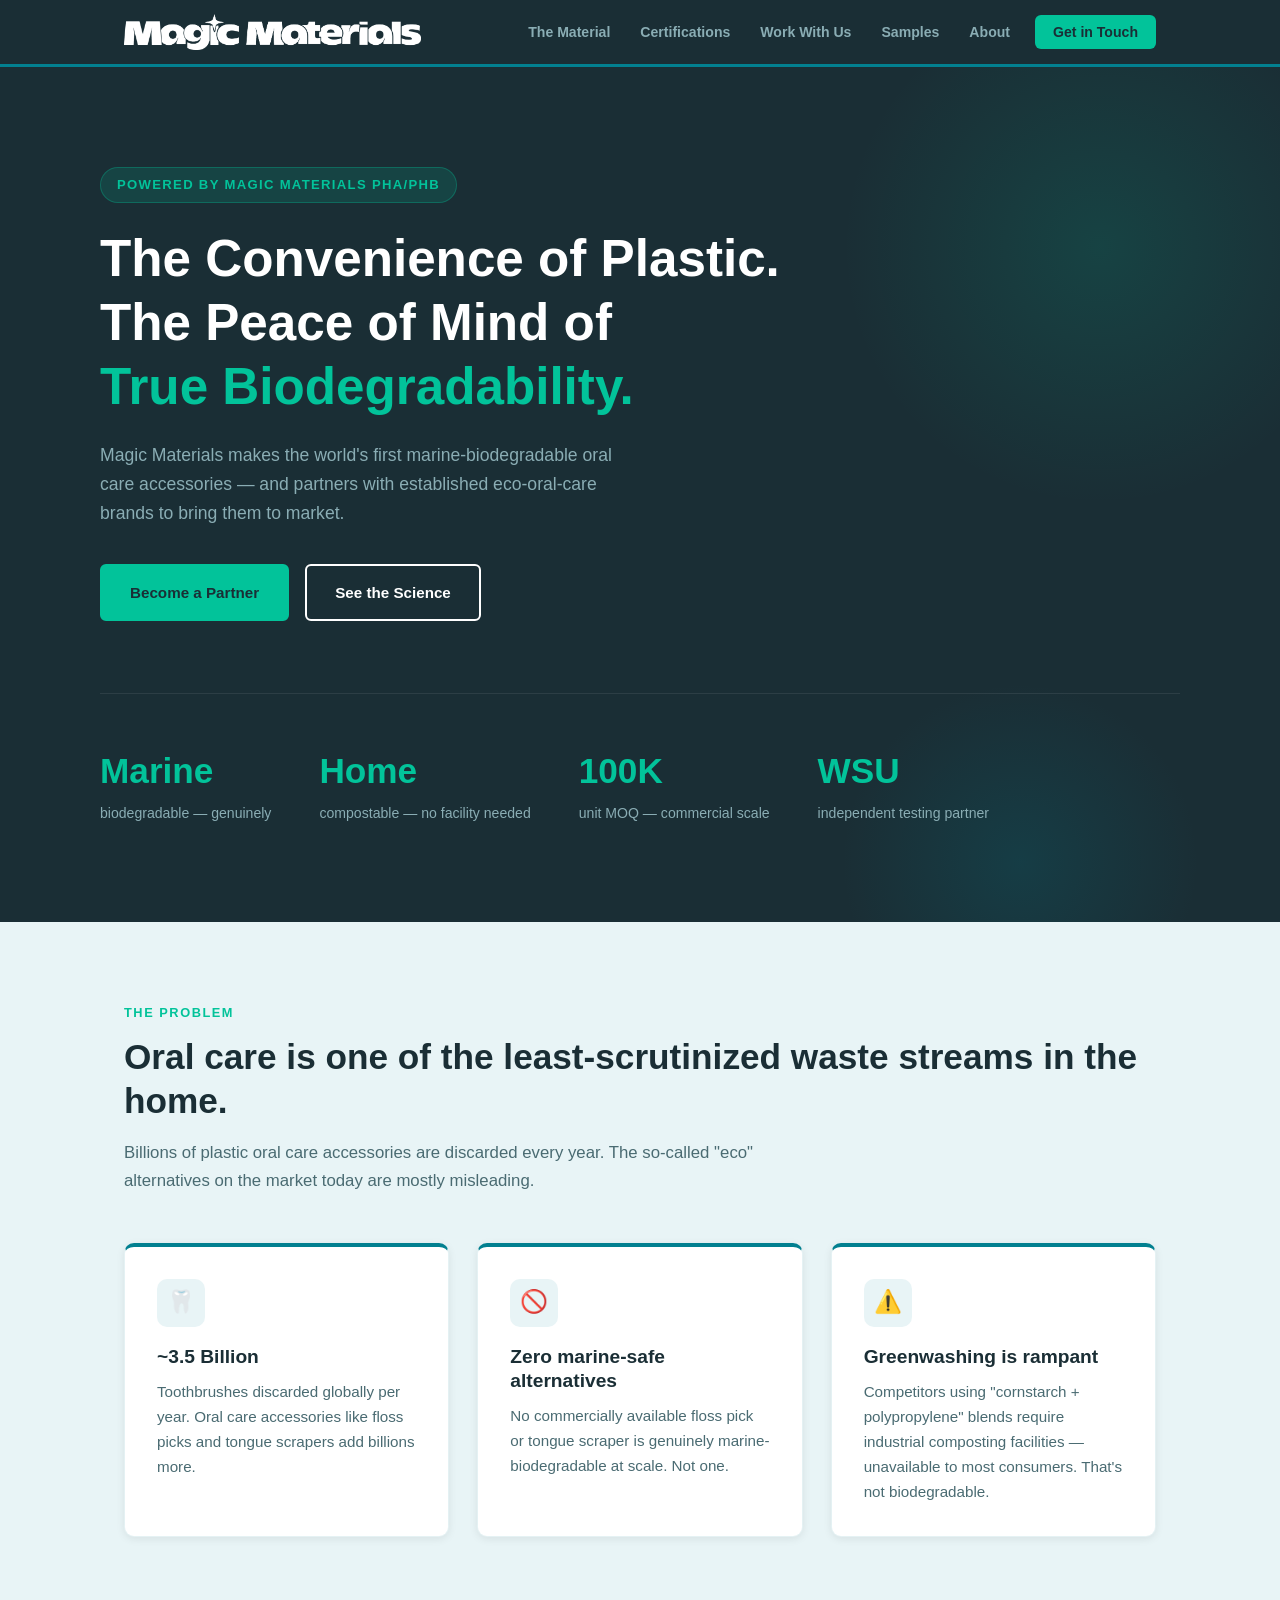
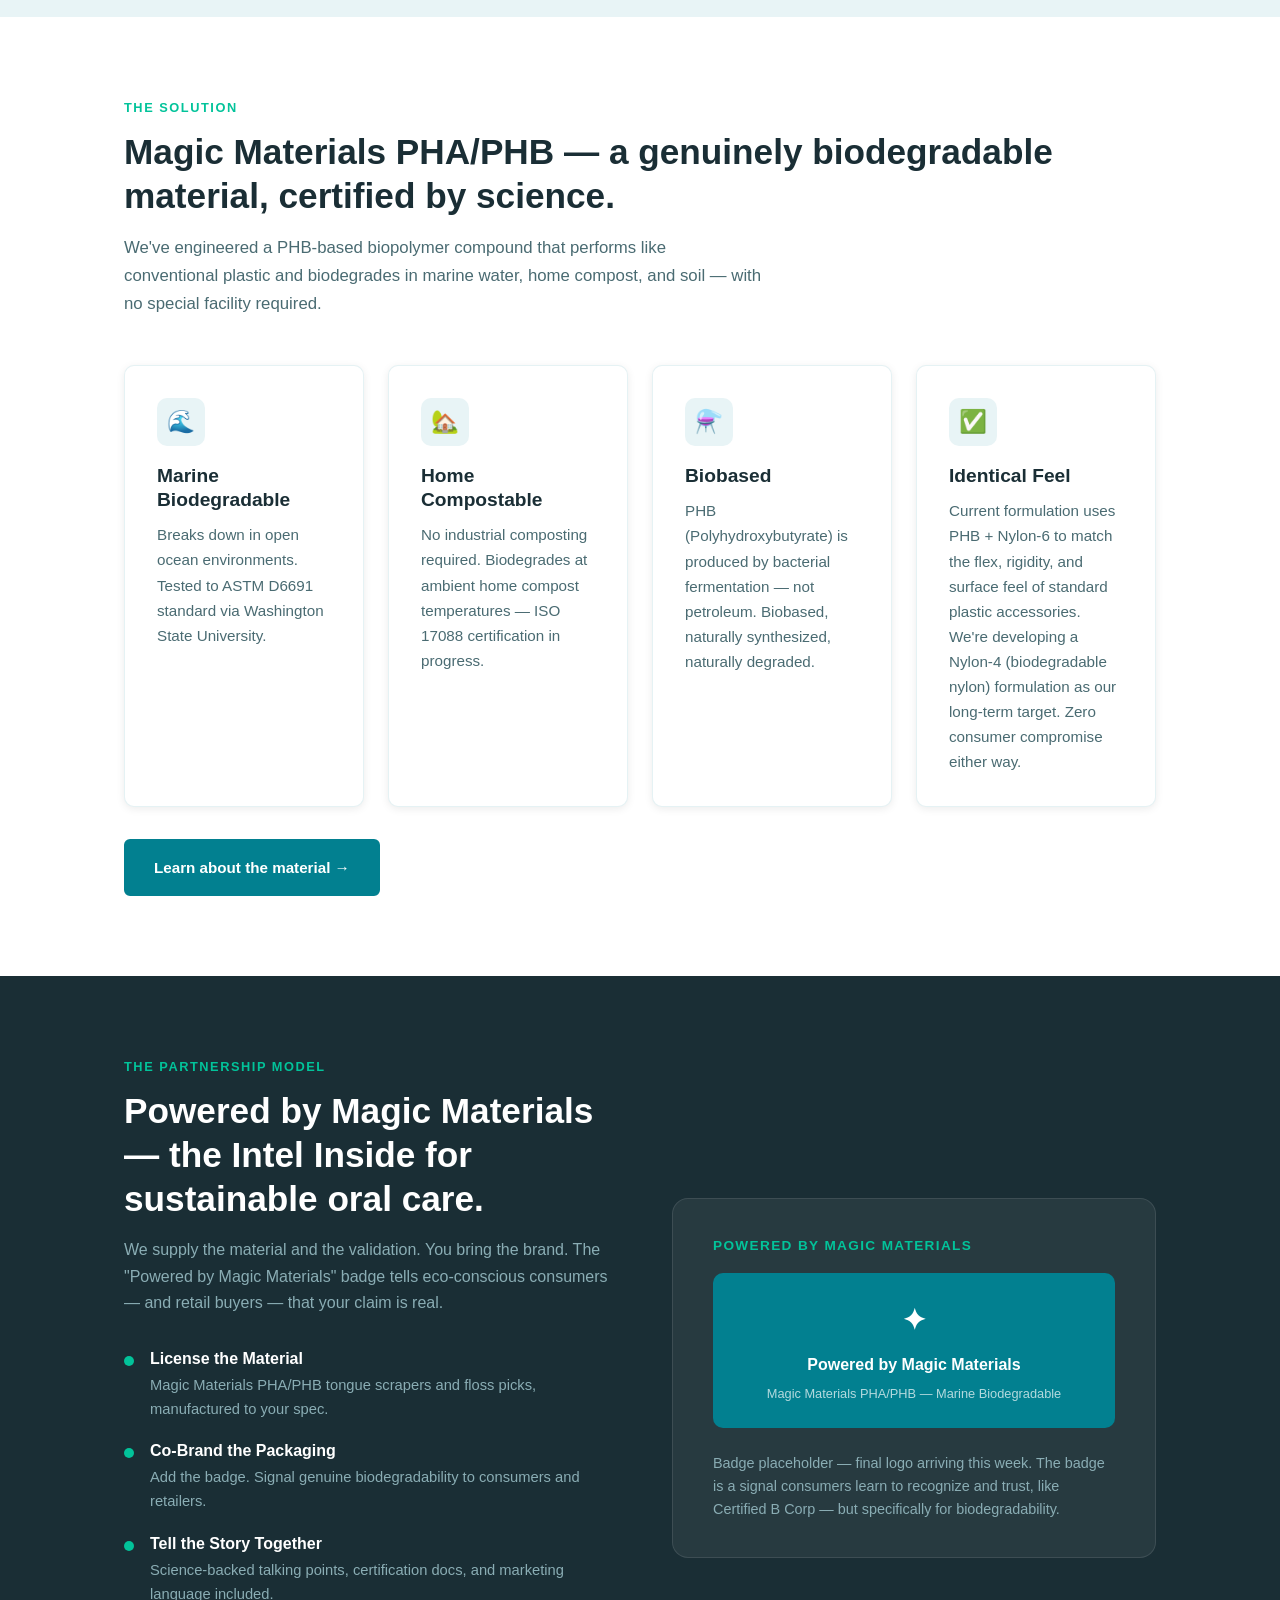
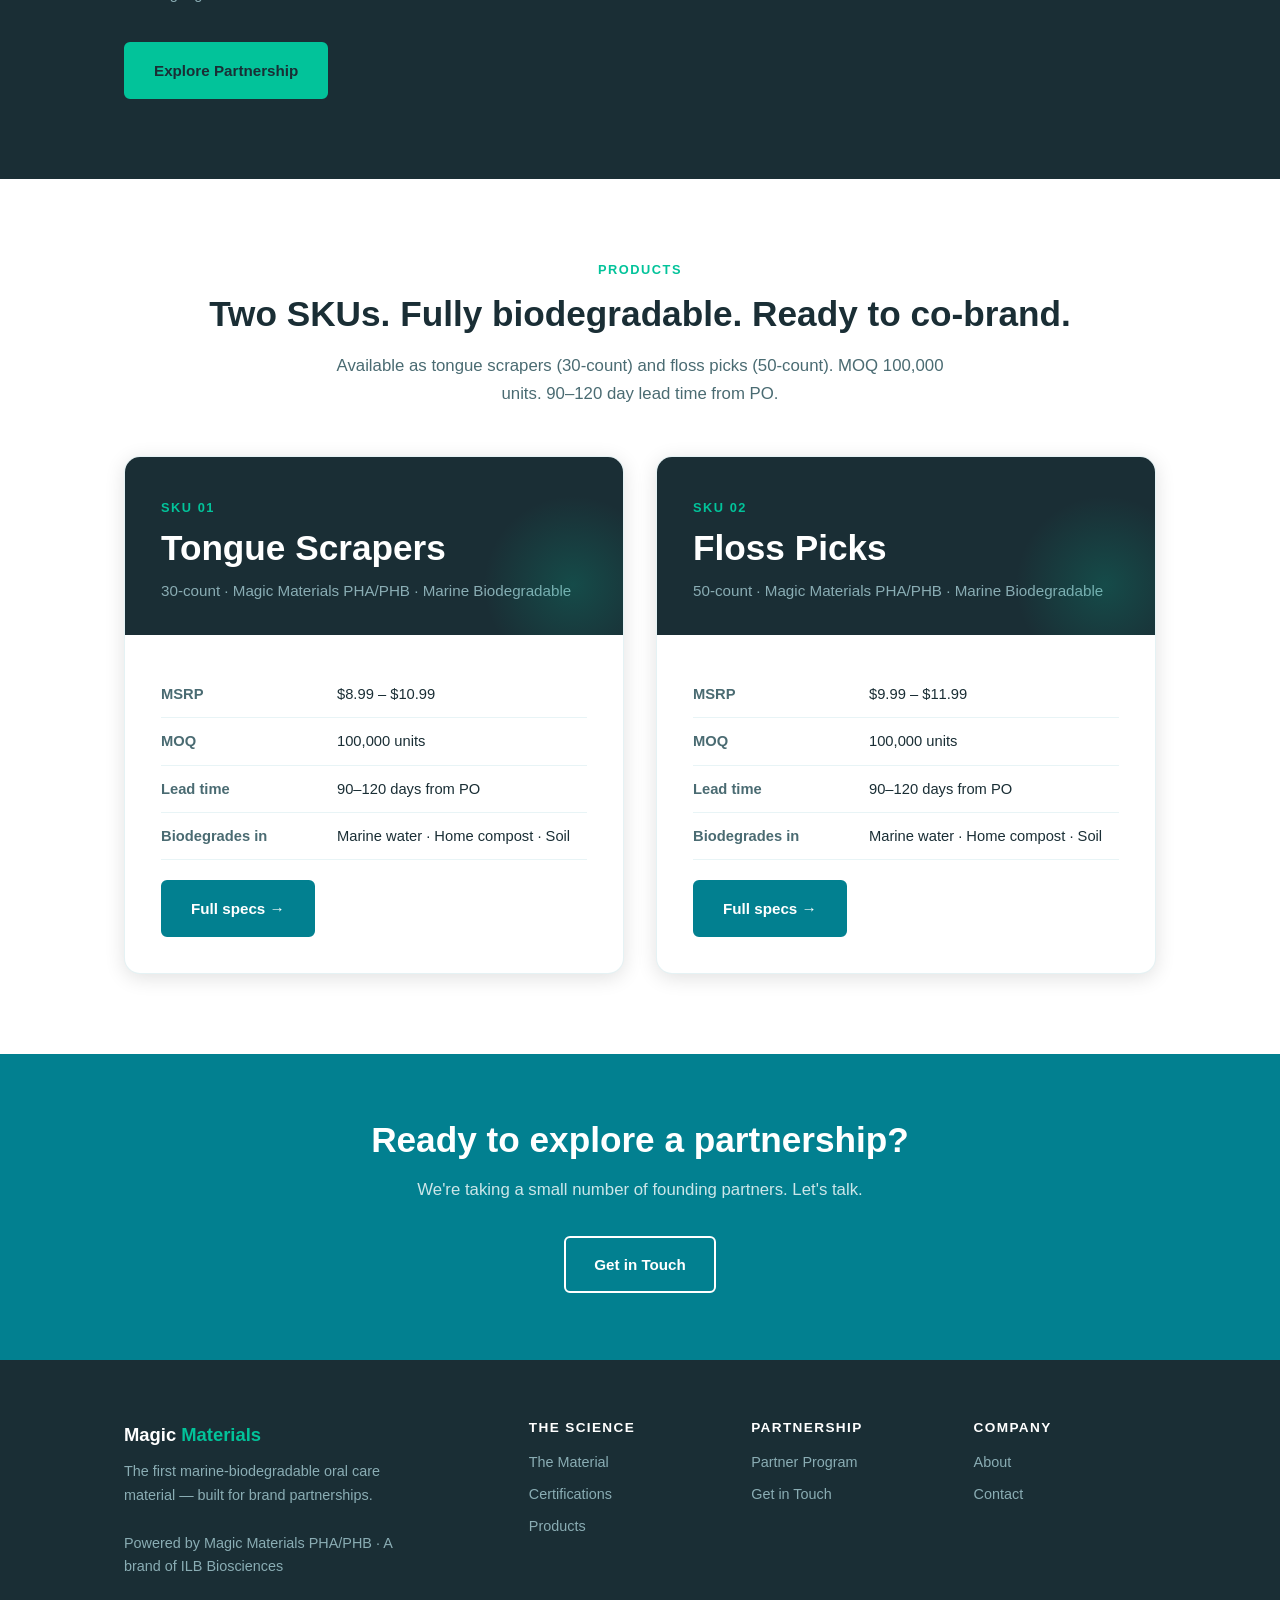
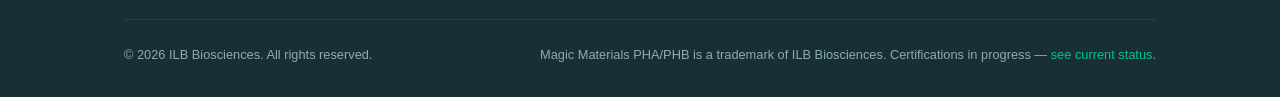
<file: index.html>
<!DOCTYPE html>
<html lang="en">
<head>
  <meta charset="UTF-8">
  <meta name="viewport" content="width=device-width, initial-scale=1.0">
  <title>Magic Materials — Marine-Biodegradable Oral Care</title>
  <meta name="description" content="Magic Materials makes the world's first marine-biodegradable oral care accessories — and partners with brands to bring them to market. Powered by Magic Materials PHA/PHB.">
  <link rel="stylesheet" href="/css/style.css">
</head>
<body>

<nav id="nav"></nav>

<!-- HERO -->
<section class="hero">
  <div class="hero-inner">
    <div class="hero-eyebrow">Powered by Magic Materials PHA/PHB</div>
    <h1>The Convenience of Plastic.<br>The Peace of Mind of<br><span>True Biodegradability.</span></h1>
    <p class="hero-sub">Magic Materials makes the world's first marine-biodegradable oral care accessories — and partners with established eco-oral-care brands to bring them to market.</p>
    <div class="hero-actions">
      <a href="/partners.html" class="btn btn-primary">Become a Partner</a>
      <a href="/material.html" class="btn btn-outline">See the Science</a>
    </div>
    <div class="hero-divider">
      <div>
        <span class="hero-stat-num">Marine</span>
        <span class="hero-stat-label">biodegradable — genuinely</span>
      </div>
      <div>
        <span class="hero-stat-num">Home</span>
        <span class="hero-stat-label">compostable — no facility needed</span>
      </div>
      <div>
        <span class="hero-stat-num">100K</span>
        <span class="hero-stat-label">unit MOQ — commercial scale</span>
      </div>
      <div>
        <span class="hero-stat-num">WSU</span>
        <span class="hero-stat-label">independent testing partner</span>
      </div>
    </div>
  </div>
</section>

<!-- PROBLEM -->
<div class="section-alt">
  <div class="section">
    <div class="section-label">The Problem</div>
    <h2>Oral care is one of the least-scrutinized waste streams in the home.</h2>
    <p class="section-intro">Billions of plastic oral care accessories are discarded every year. The so-called "eco" alternatives on the market today are mostly misleading.</p>
    <div class="grid-3" style="margin-top:48px;">
      <div class="card card-accent">
        <div class="card-icon">🦷</div>
        <h3>~3.5 Billion</h3>
        <p>Toothbrushes discarded globally per year. Oral care accessories like floss picks and tongue scrapers add billions more.</p>
      </div>
      <div class="card card-accent">
        <div class="card-icon">🚫</div>
        <h3>Zero marine-safe alternatives</h3>
        <p>No commercially available floss pick or tongue scraper is genuinely marine-biodegradable at scale. Not one.</p>
      </div>
      <div class="card card-accent">
        <div class="card-icon">⚠️</div>
        <h3>Greenwashing is rampant</h3>
        <p>Competitors using "cornstarch + polypropylene" blends require industrial composting facilities — unavailable to most consumers. That's not biodegradable.</p>
      </div>
    </div>
  </div>
</div>

<!-- SOLUTION -->
<div class="section">
  <div class="section-label">The Solution</div>
  <h2>Magic Materials PHA/PHB — a genuinely biodegradable material, certified by science.</h2>
  <p class="section-intro">We've engineered a PHB-based biopolymer compound that performs like conventional plastic and biodegrades in marine water, home compost, and soil — with no special facility required.</p>
  <div class="grid-4" style="margin-top:48px;">
    <div class="card">
      <div class="card-icon">🌊</div>
      <h3>Marine Biodegradable</h3>
      <p>Breaks down in open ocean environments. Tested to ASTM D6691 standard via Washington State University.</p>
    </div>
    <div class="card">
      <div class="card-icon">🏡</div>
      <h3>Home Compostable</h3>
      <p>No industrial composting required. Biodegrades at ambient home compost temperatures — ISO 17088 certification in progress.</p>
    </div>
    <div class="card">
      <div class="card-icon">⚗️</div>
      <h3>Biobased</h3>
      <p>PHB (Polyhydroxybutyrate) is produced by bacterial fermentation — not petroleum. Biobased, naturally synthesized, naturally degraded.</p>
    </div>
    <div class="card">
      <div class="card-icon">✅</div>
      <h3>Identical Feel</h3>
      <p>Current formulation uses PHB + Nylon-6 to match the flex, rigidity, and surface feel of standard plastic accessories. We're developing a Nylon-4 (biodegradable nylon) formulation as our long-term target. Zero consumer compromise either way.</p>
    </div>
  </div>
  <div style="margin-top:32px;">
    <a href="/material.html" class="btn btn-teal">Learn about the material →</a>
  </div>
</div>

<!-- CO-BRAND MODEL -->
<div class="section-dark">
  <div class="section">
    <div class="grid-2" style="align-items:center; gap:64px;">
      <div>
        <div class="section-label">The Partnership Model</div>
        <h2 style="color:white;">Powered by Magic Materials — the Intel Inside for sustainable oral care.</h2>
        <p style="margin-top:16px; color:var(--muted);">We supply the material and the validation. You bring the brand. The "Powered by Magic Materials" badge tells eco-conscious consumers — and retail buyers — that your claim is real.</p>
        <div style="margin-top:32px;" class="feature-list">
          <div class="feature-item">
            <div class="feature-dot"></div>
            <div>
              <h4 style="color:white;">License the Material</h4>
              <p>Magic Materials PHA/PHB tongue scrapers and floss picks, manufactured to your spec.</p>
            </div>
          </div>
          <div class="feature-item">
            <div class="feature-dot"></div>
            <div>
              <h4 style="color:white;">Co-Brand the Packaging</h4>
              <p>Add the badge. Signal genuine biodegradability to consumers and retailers.</p>
            </div>
          </div>
          <div class="feature-item">
            <div class="feature-dot"></div>
            <div>
              <h4 style="color:white;">Tell the Story Together</h4>
              <p>Science-backed talking points, certification docs, and marketing language included.</p>
            </div>
          </div>
        </div>
        <div style="margin-top:36px;">
          <a href="/partners.html" class="btn btn-primary">Explore Partnership</a>
        </div>
      </div>
      <div>
        <div class="callout" style="background:rgba(255,255,255,.06); border:1px solid rgba(255,255,255,.1); border-radius:var(--radius-lg);">
          <p style="font-size:.85rem; text-transform:uppercase; letter-spacing:.1em; color:var(--seafoam); font-weight:700; margin-bottom:16px;">Powered by Magic Materials</p>
          <div style="background:var(--teal); border-radius:var(--radius); padding:24px; margin-bottom:24px; text-align:center;">
            <p style="color:white; font-size:1.8rem; font-family:var(--font-head); font-weight:700;">✦</p>
            <p style="color:white; font-size:1rem; font-weight:700; margin-top:8px; font-family:var(--font-head);">Powered by Magic Materials</p>
            <p style="color:rgba(255,255,255,.7); font-size:.8rem; margin-top:4px;">Magic Materials PHA/PHB — Marine Biodegradable</p>
          </div>
          <p style="color:var(--muted); font-size:.9rem; line-height:1.6;">Badge placeholder — final logo arriving this week. The badge is a signal consumers learn to recognize and trust, like Certified B Corp — but specifically for biodegradability.</p>
        </div>
      </div>
    </div>
  </div>
</div>

<!-- PRODUCTS TEASER -->
<div class="section">
  <div class="text-center">
    <div class="section-label">Products</div>
    <h2>Two SKUs. Fully biodegradable. Ready to co-brand.</h2>
    <p class="section-intro">Available as tongue scrapers (30-count) and floss picks (50-count). MOQ 100,000 units. 90–120 day lead time from PO.</p>
  </div>
  <div class="grid-2" style="margin-top:48px;">
    <div class="product-card">
      <div class="product-card-header">
        <div class="section-label">SKU 01</div>
        <h2>Tongue Scrapers</h2>
        <p style="color:var(--muted); margin-top:8px; font-size:.95rem;">30-count · Magic Materials PHA/PHB · Marine Biodegradable</p>
      </div>
      <div class="product-card-body">
        <div class="spec-row"><span class="spec-label">MSRP</span><span class="spec-value">$8.99 – $10.99</span></div>
        <div class="spec-row"><span class="spec-label">MOQ</span><span class="spec-value">100,000 units</span></div>
        <div class="spec-row"><span class="spec-label">Lead time</span><span class="spec-value">90–120 days from PO</span></div>
        <div class="spec-row"><span class="spec-label">Biodegrades in</span><span class="spec-value">Marine water · Home compost · Soil</span></div>
        <div style="margin-top:20px;"><a href="/products.html" class="btn btn-teal">Full specs →</a></div>
      </div>
    </div>
    <div class="product-card">
      <div class="product-card-header">
        <div class="section-label">SKU 02</div>
        <h2>Floss Picks</h2>
        <p style="color:var(--muted); margin-top:8px; font-size:.95rem;">50-count · Magic Materials PHA/PHB · Marine Biodegradable</p>
      </div>
      <div class="product-card-body">
        <div class="spec-row"><span class="spec-label">MSRP</span><span class="spec-value">$9.99 – $11.99</span></div>
        <div class="spec-row"><span class="spec-label">MOQ</span><span class="spec-value">100,000 units</span></div>
        <div class="spec-row"><span class="spec-label">Lead time</span><span class="spec-value">90–120 days from PO</span></div>
        <div class="spec-row"><span class="spec-label">Biodegrades in</span><span class="spec-value">Marine water · Home compost · Soil</span></div>
        <div style="margin-top:20px;"><a href="/products.html" class="btn btn-teal">Full specs →</a></div>
      </div>
    </div>
  </div>
</div>

<!-- CTA BANNER -->
<div style="background:var(--teal); padding:64px 24px;">
  <div class="container text-center">
    <h2 style="color:white; margin-bottom:14px;">Ready to explore a partnership?</h2>
    <p style="color:rgba(255,255,255,.8); margin-bottom:32px; font-size:1.05rem;">We're taking a small number of founding partners. Let's talk.</p>
    <a href="/contact.html" class="btn btn-outline">Get in Touch</a>
  </div>
</div>

<footer id="footer"></footer>
<script src="/js/components.js"></script>
</body>
</html>
</file>
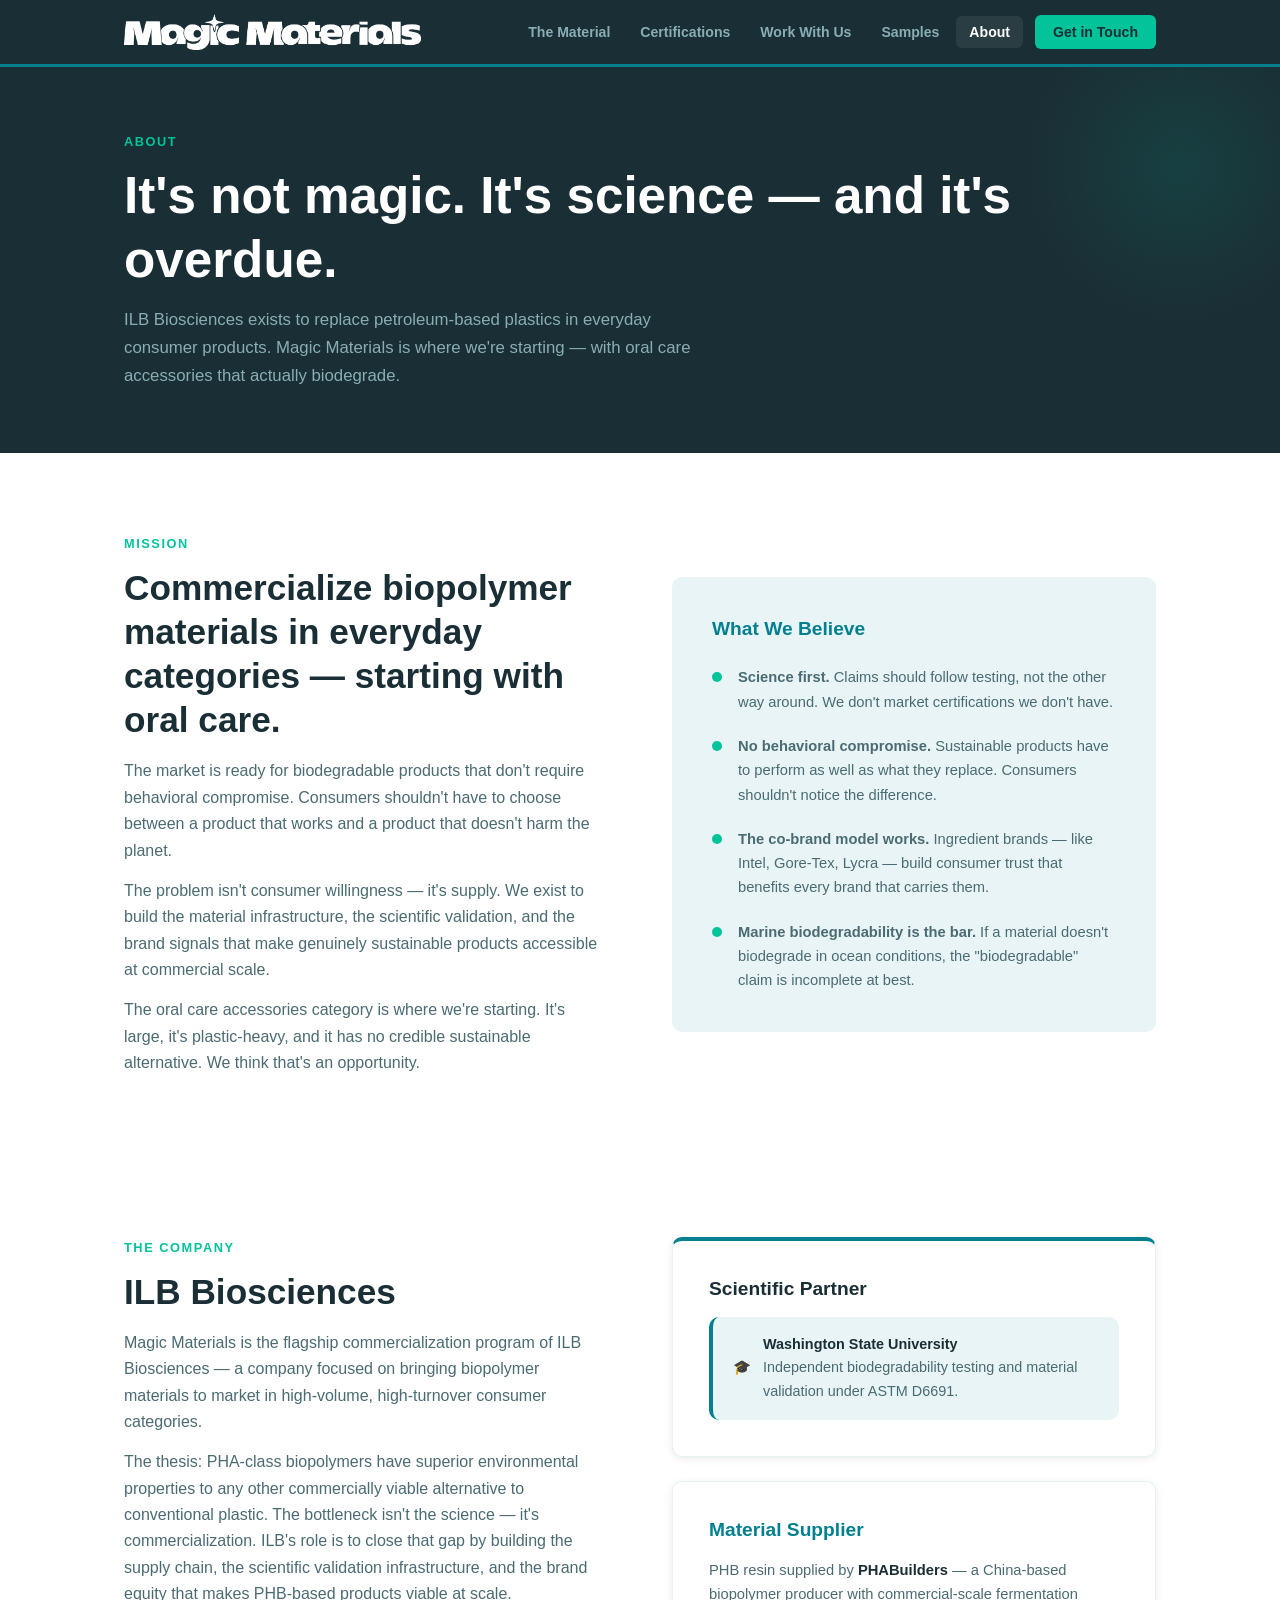
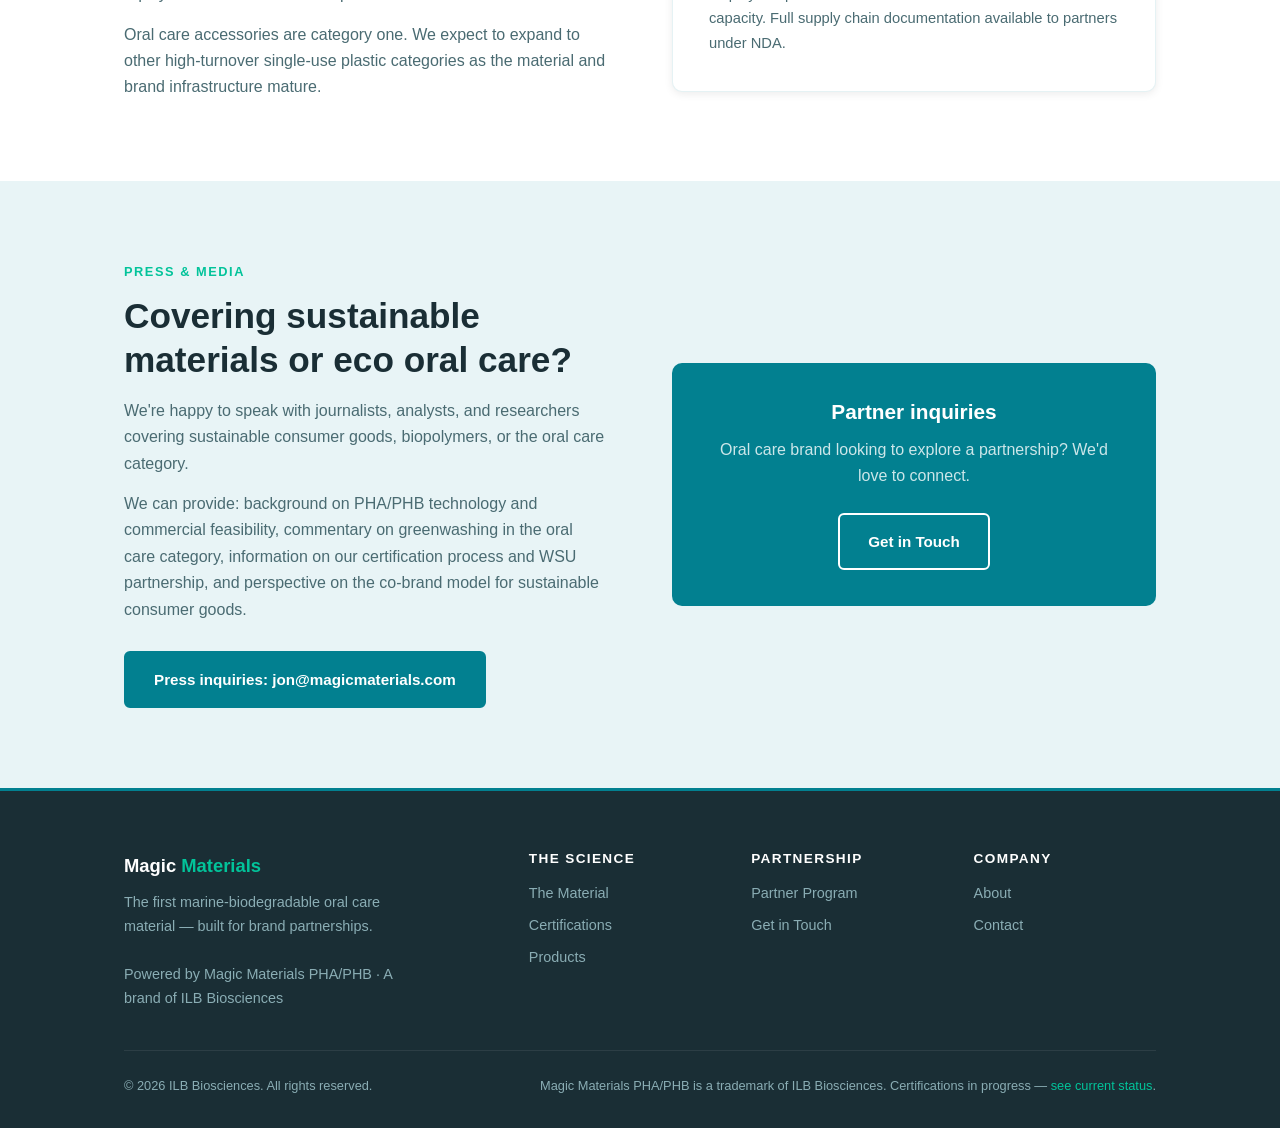
<file: about.html>
<!DOCTYPE html>
<html lang="en">
<head>
  <meta charset="UTF-8">
  <meta name="viewport" content="width=device-width, initial-scale=1.0">
  <title>About — Magic Materials</title>
  <meta name="description" content="Magic Materials is a brand of ILB Biosciences, founded by Jon Beekman (Stanford GSB). We commercialize biopolymer materials in high-volume consumer categories.">
  <link rel="stylesheet" href="/css/style.css">
</head>
<body>

<nav id="nav"></nav>

<!-- PAGE HERO -->
<div class="page-hero">
  <div class="container">
    <div class="section-label">About</div>
    <h1>It's not magic. It's science — and it's overdue.</h1>
    <p>ILB Biosciences exists to replace petroleum-based plastics in everyday consumer products. Magic Materials is where we're starting — with oral care accessories that actually biodegrade.</p>
  </div>
</div>

<!-- MISSION -->
<div class="section">
  <div class="grid-2" style="align-items:center; gap:64px;">
    <div>
      <div class="section-label">Mission</div>
      <h2>Commercialize biopolymer materials in everyday categories — starting with oral care.</h2>
      <p style="margin-top:16px;">The market is ready for biodegradable products that don't require behavioral compromise. Consumers shouldn't have to choose between a product that works and a product that doesn't harm the planet.</p>
      <p style="margin-top:14px;">The problem isn't consumer willingness — it's supply. We exist to build the material infrastructure, the scientific validation, and the brand signals that make genuinely sustainable products accessible at commercial scale.</p>
      <p style="margin-top:14px;">The oral care accessories category is where we're starting. It's large, it's plastic-heavy, and it has no credible sustainable alternative. We think that's an opportunity.</p>
    </div>
    <div>
      <div class="card" style="background:var(--light); border:none; box-shadow:none; padding:40px;">
        <h3 style="color:var(--teal); margin-bottom:24px;">What We Believe</h3>
        <div class="feature-list">
          <div class="feature-item">
            <div class="feature-dot"></div>
            <div><p><strong>Science first.</strong> Claims should follow testing, not the other way around. We don't market certifications we don't have.</p></div>
          </div>
          <div class="feature-item">
            <div class="feature-dot"></div>
            <div><p><strong>No behavioral compromise.</strong> Sustainable products have to perform as well as what they replace. Consumers shouldn't notice the difference.</p></div>
          </div>
          <div class="feature-item">
            <div class="feature-dot"></div>
            <div><p><strong>The co-brand model works.</strong> Ingredient brands — like Intel, Gore-Tex, Lycra — build consumer trust that benefits every brand that carries them.</p></div>
          </div>
          <div class="feature-item">
            <div class="feature-dot"></div>
            <div><p><strong>Marine biodegradability is the bar.</strong> If a material doesn't biodegrade in ocean conditions, the "biodegradable" claim is incomplete at best.</p></div>
          </div>
        </div>
      </div>
    </div>
  </div>
</div>

<!-- ILB BIOSCIENCES -->
<div class="section">
  <div class="grid-2" style="gap:64px; align-items:start;">
    <div>
      <div class="section-label">The Company</div>
      <h2>ILB Biosciences</h2>
      <p style="margin-top:16px;">Magic Materials is the flagship commercialization program of ILB Biosciences — a company focused on bringing biopolymer materials to market in high-volume, high-turnover consumer categories.</p>
      <p style="margin-top:14px;">The thesis: PHA-class biopolymers have superior environmental properties to any other commercially viable alternative to conventional plastic. The bottleneck isn't the science — it's commercialization. ILB's role is to close that gap by building the supply chain, the scientific validation infrastructure, and the brand equity that makes PHB-based products viable at scale.</p>
      <p style="margin-top:14px;">Oral care accessories are category one. We expect to expand to other high-turnover single-use plastic categories as the material and brand infrastructure mature.</p>
    </div>
    <div>
      <div class="card card-accent" style="padding:36px; margin-bottom:24px;">
        <h3 style="margin-bottom:16px;">Scientific Partner</h3>
        <div class="wsu-badge" style="margin-top:0;">
          🎓 <div><strong>Washington State University</strong><br>Independent biodegradability testing and material validation under ASTM D6691.</div>
        </div>
      </div>
      <div class="card" style="padding:36px;">
        <h3 style="margin-bottom:16px; color:var(--teal);">Material Supplier</h3>
        <p style="font-size:.92rem; color:var(--mid);">PHB resin supplied by <strong style="color:var(--dark);">PHABuilders</strong> — a China-based biopolymer producer with commercial-scale fermentation capacity. Full supply chain documentation available to partners under NDA.</p>
      </div>
    </div>
  </div>
</div>

<!-- PRESS / CONTACT -->
<div class="section-alt">
  <div class="section">
    <div class="grid-2" style="gap:64px; align-items:center;">
      <div>
        <div class="section-label">Press &amp; Media</div>
        <h2>Covering sustainable materials or eco oral care?</h2>
        <p style="margin-top:16px;">We're happy to speak with journalists, analysts, and researchers covering sustainable consumer goods, biopolymers, or the oral care category.</p>
        <p style="margin-top:14px;">We can provide: background on PHA/PHB technology and commercial feasibility, commentary on greenwashing in the oral care category, information on our certification process and WSU partnership, and perspective on the co-brand model for sustainable consumer goods.</p>
        <div style="margin-top:28px;">
          <a href="mailto:jon@magicmaterials.com" class="btn btn-teal">Press inquiries: jon@magicmaterials.com</a>
        </div>
      </div>
      <div>
        <div class="callout" style="text-align:center;">
          <h3 style="margin-bottom:12px;">Partner inquiries</h3>
          <p style="margin-bottom:24px;">Oral care brand looking to explore a partnership? We'd love to connect.</p>
          <a href="/contact.html" class="btn btn-outline">Get in Touch</a>
        </div>
      </div>
    </div>
  </div>
</div>

<footer id="footer"></footer>
<script src="/js/components.js"></script>
</body>
</html>
</file>
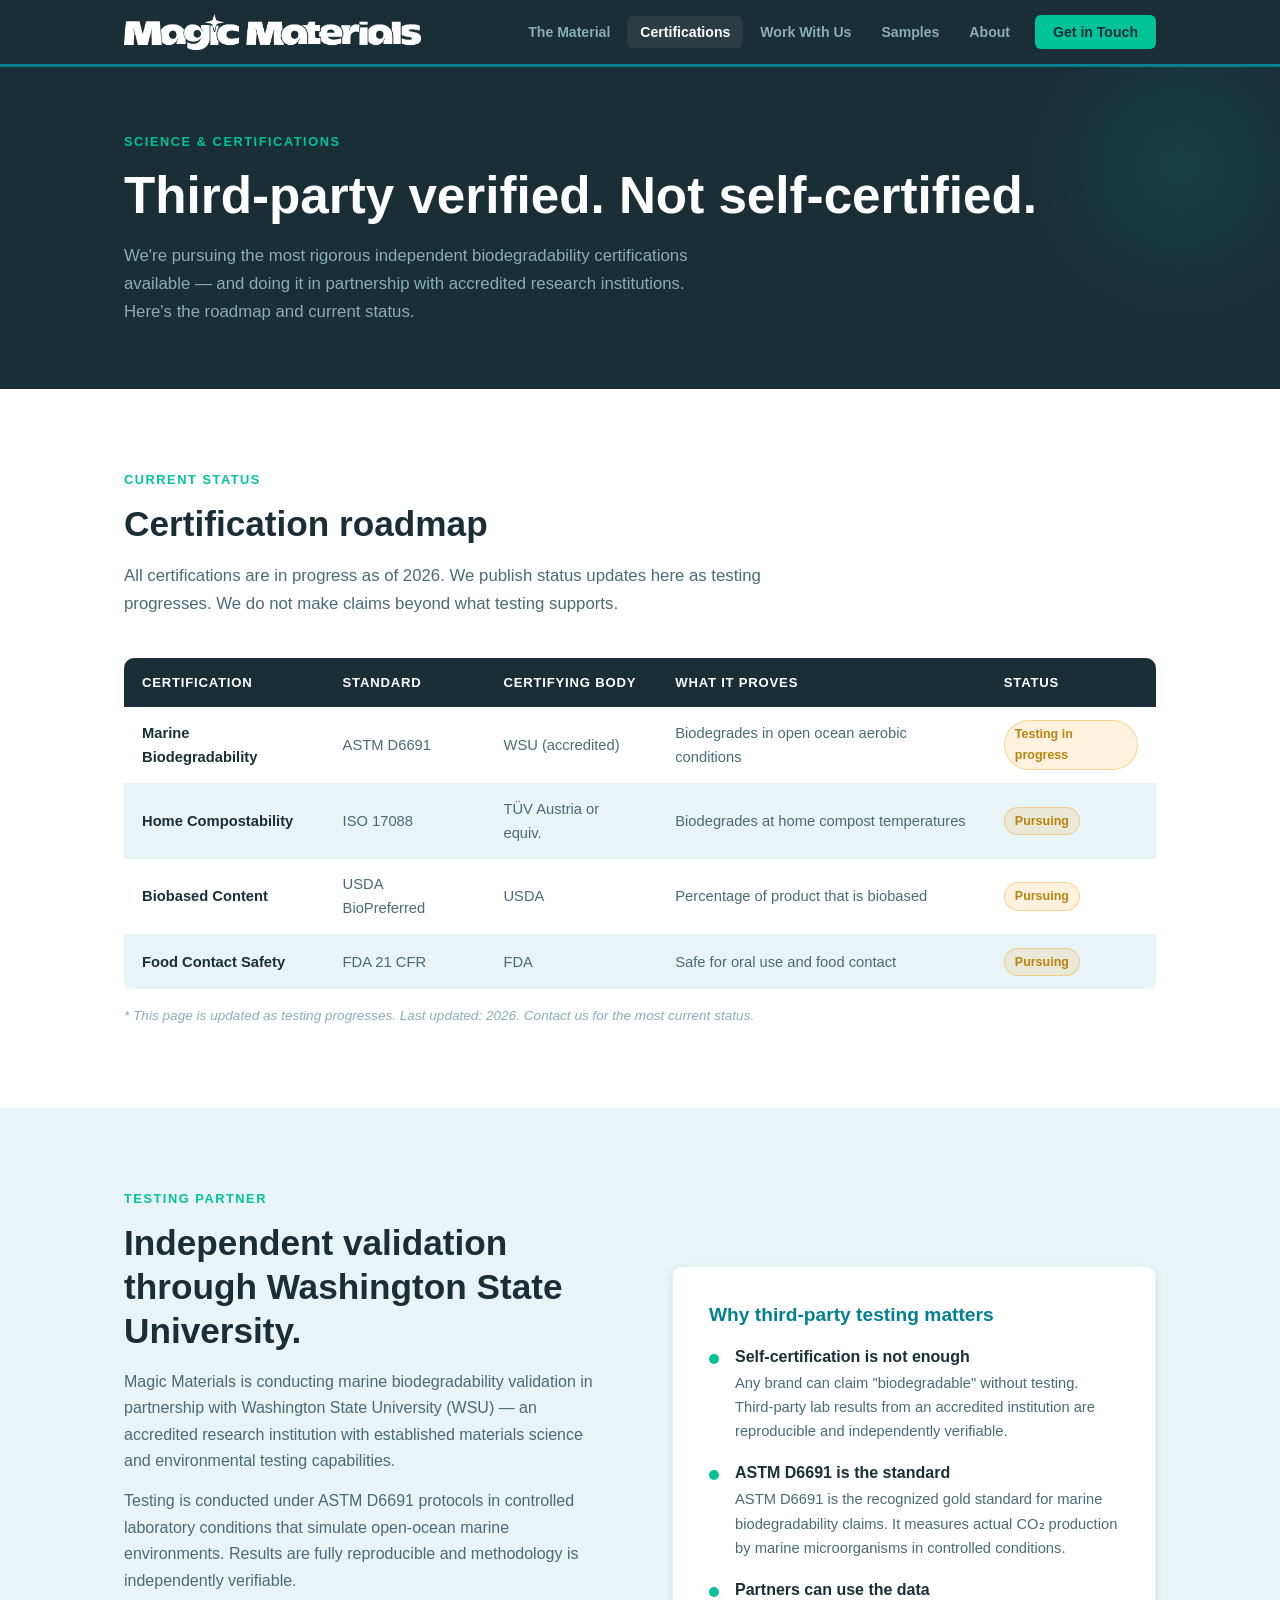
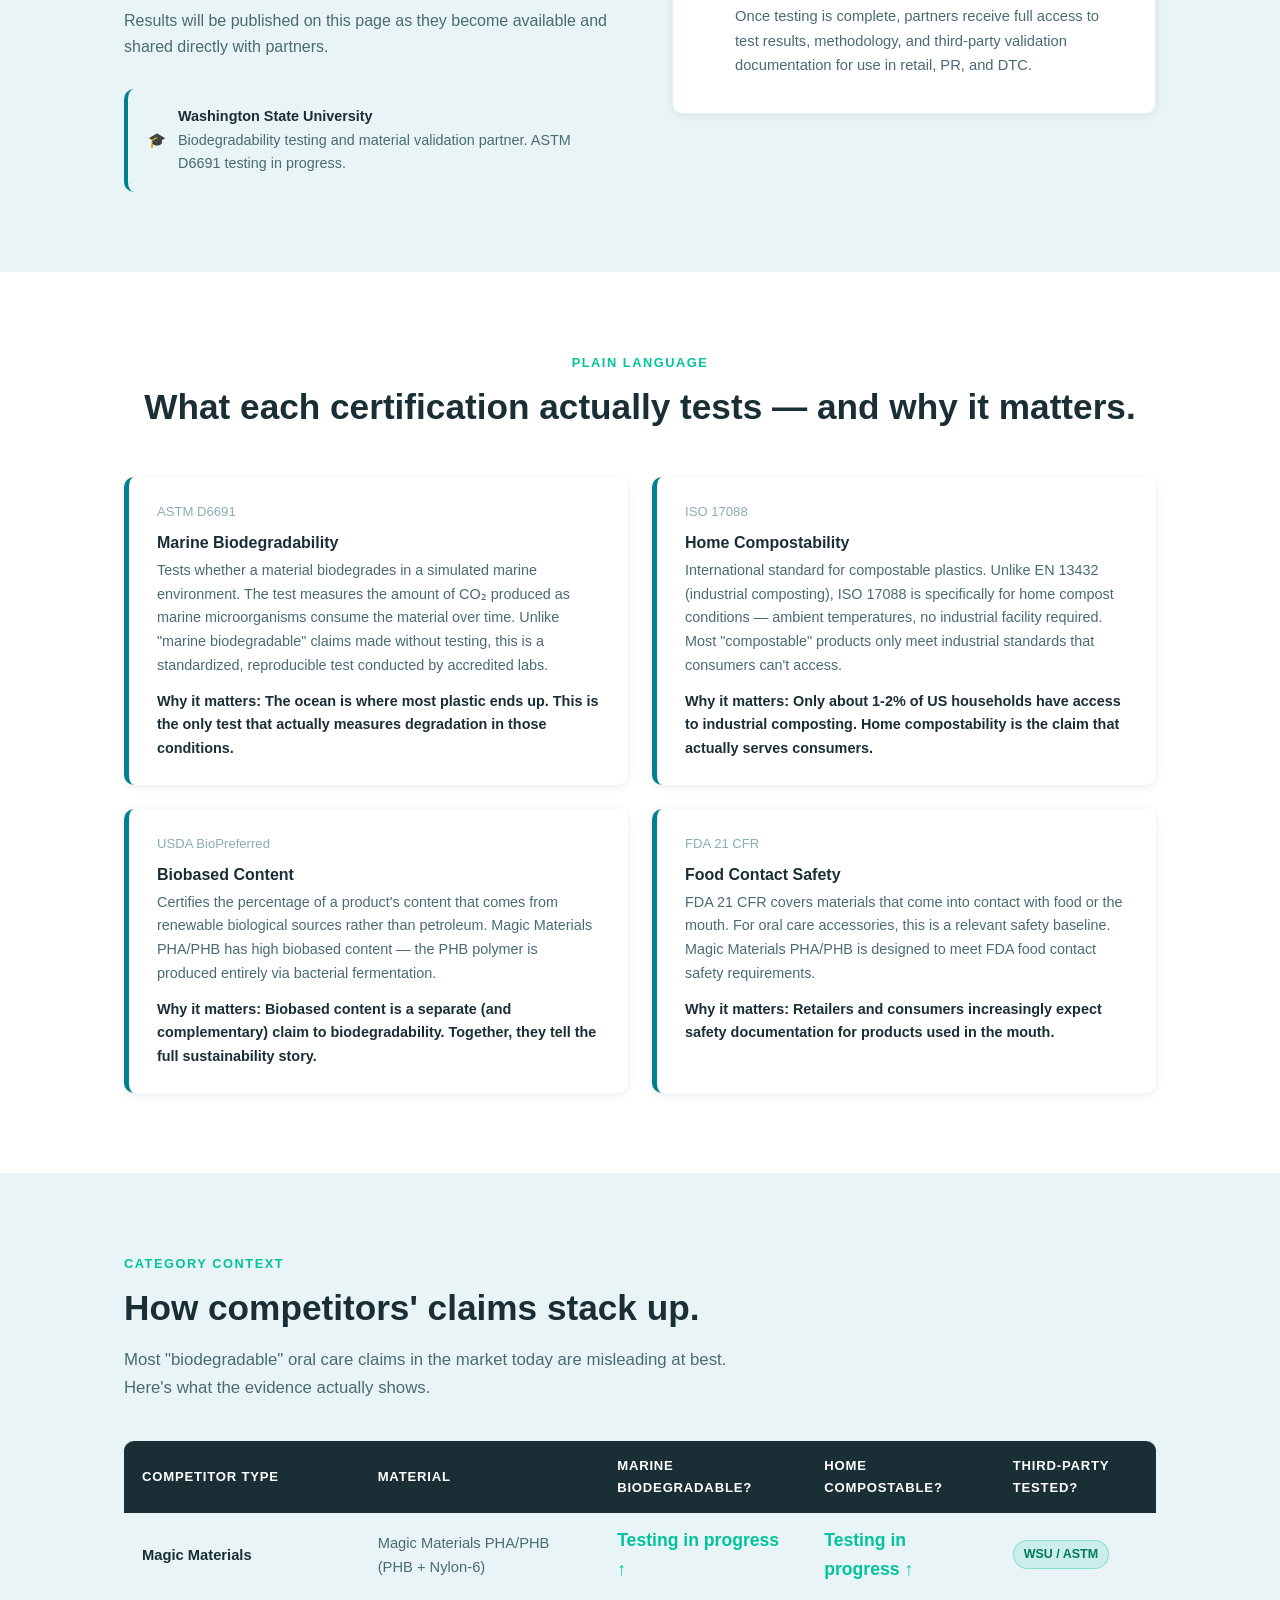
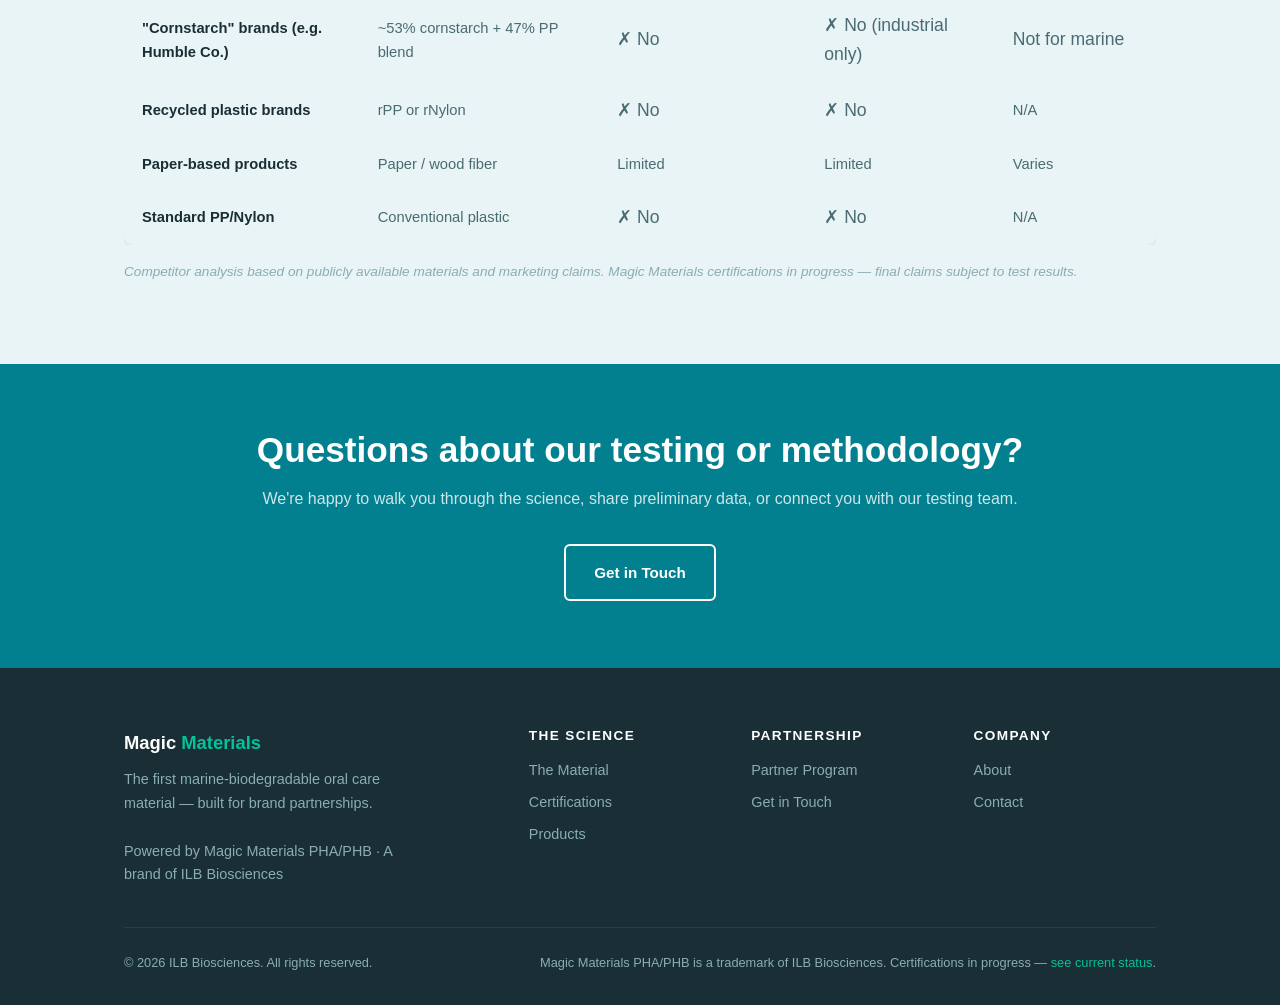
<file: certifications.html>
<!DOCTYPE html>
<html lang="en">
<head>
  <meta charset="UTF-8">
  <meta name="viewport" content="width=device-width, initial-scale=1.0">
  <title>Certifications — Magic Materials</title>
  <meta name="description" content="Magic Materials certification roadmap — ASTM D6691, ISO 17088, USDA BioPreferred. Independent testing via Washington State University.">
  <link rel="stylesheet" href="/css/style.css">
</head>
<body>

<nav id="nav"></nav>

<!-- PAGE HERO -->
<div class="page-hero">
  <div class="container">
    <div class="section-label">Science &amp; Certifications</div>
    <h1>Third-party verified. Not self-certified.</h1>
    <p>We're pursuing the most rigorous independent biodegradability certifications available — and doing it in partnership with accredited research institutions. Here's the roadmap and current status.</p>
  </div>
</div>

<!-- CERTIFICATION STATUS -->
<div class="section">
  <div class="section-label">Current Status</div>
  <h2>Certification roadmap</h2>
  <p class="section-intro">All certifications are in progress as of 2026. We publish status updates here as testing progresses. We do not make claims beyond what testing supports.</p>
  <div style="margin-top:40px; overflow-x:auto;">
    <table class="data-table">
      <thead>
        <tr>
          <th>Certification</th>
          <th>Standard</th>
          <th>Certifying Body</th>
          <th>What It Proves</th>
          <th>Status</th>
        </tr>
      </thead>
      <tbody>
        <tr>
          <td>Marine Biodegradability</td>
          <td>ASTM D6691</td>
          <td>WSU (accredited)</td>
          <td>Biodegrades in open ocean aerobic conditions</td>
          <td><span class="badge-progress">Testing in progress</span></td>
        </tr>
        <tr>
          <td>Home Compostability</td>
          <td>ISO 17088</td>
          <td>TÜV Austria or equiv.</td>
          <td>Biodegrades at home compost temperatures</td>
          <td><span class="badge-progress">Pursuing</span></td>
        </tr>
        <tr>
          <td>Biobased Content</td>
          <td>USDA BioPreferred</td>
          <td>USDA</td>
          <td>Percentage of product that is biobased</td>
          <td><span class="badge-progress">Pursuing</span></td>
        </tr>
        <tr>
          <td>Food Contact Safety</td>
          <td>FDA 21 CFR</td>
          <td>FDA</td>
          <td>Safe for oral use and food contact</td>
          <td><span class="badge-progress">Pursuing</span></td>
        </tr>
      </tbody>
    </table>
  </div>
  <p style="margin-top:16px; font-size:.85rem; color:var(--muted); font-style:italic;">* This page is updated as testing progresses. Last updated: 2026. Contact us for the most current status.</p>
</div>

<!-- WSU PARTNERSHIP -->
<div class="section-alt">
  <div class="section">
    <div class="grid-2" style="align-items:center; gap:64px;">
      <div>
        <div class="section-label">Testing Partner</div>
        <h2>Independent validation through Washington State University.</h2>
        <p style="margin-top:16px;">Magic Materials is conducting marine biodegradability validation in partnership with Washington State University (WSU) — an accredited research institution with established materials science and environmental testing capabilities.</p>
        <p style="margin-top:14px;">Testing is conducted under ASTM D6691 protocols in controlled laboratory conditions that simulate open-ocean marine environments. Results are fully reproducible and methodology is independently verifiable.</p>
        <p style="margin-top:14px;">Results will be published on this page as they become available and shared directly with partners.</p>
        <div class="wsu-badge" style="margin-top:28px;">
          🎓 <div><strong>Washington State University</strong><br>Biodegradability testing and material validation partner. ASTM D6691 testing in progress.</div>
        </div>
      </div>
      <div>
        <div class="card" style="padding:36px;">
          <h3 style="color:var(--teal); margin-bottom:20px;">Why third-party testing matters</h3>
          <div class="feature-list">
            <div class="feature-item">
              <div class="feature-dot"></div>
              <div>
                <h4>Self-certification is not enough</h4>
                <p>Any brand can claim "biodegradable" without testing. Third-party lab results from an accredited institution are reproducible and independently verifiable.</p>
              </div>
            </div>
            <div class="feature-item">
              <div class="feature-dot"></div>
              <div>
                <h4>ASTM D6691 is the standard</h4>
                <p>ASTM D6691 is the recognized gold standard for marine biodegradability claims. It measures actual CO₂ production by marine microorganisms in controlled conditions.</p>
              </div>
            </div>
            <div class="feature-item">
              <div class="feature-dot"></div>
              <div>
                <h4>Partners can use the data</h4>
                <p>Once testing is complete, partners receive full access to test results, methodology, and third-party validation documentation for use in retail, PR, and DTC.</p>
              </div>
            </div>
          </div>
        </div>
      </div>
    </div>
  </div>
</div>

<!-- WHAT THE TESTS MEAN -->
<div class="section">
  <div class="text-center">
    <div class="section-label">Plain Language</div>
    <h2>What each certification actually tests — and why it matters.</h2>
  </div>
  <div class="grid-2" style="margin-top:48px; gap:24px;">
    <div class="cert-card">
      <div class="standard">ASTM D6691</div>
      <h4>Marine Biodegradability</h4>
      <p>Tests whether a material biodegrades in a simulated marine environment. The test measures the amount of CO₂ produced as marine microorganisms consume the material over time. Unlike "marine biodegradable" claims made without testing, this is a standardized, reproducible test conducted by accredited labs.</p>
      <p style="margin-top:12px; font-weight:600; color:var(--dark);">Why it matters: The ocean is where most plastic ends up. This is the only test that actually measures degradation in those conditions.</p>
    </div>
    <div class="cert-card">
      <div class="standard">ISO 17088</div>
      <h4>Home Compostability</h4>
      <p>International standard for compostable plastics. Unlike EN 13432 (industrial composting), ISO 17088 is specifically for home compost conditions — ambient temperatures, no industrial facility required. Most "compostable" products only meet industrial standards that consumers can't access.</p>
      <p style="margin-top:12px; font-weight:600; color:var(--dark);">Why it matters: Only about 1-2% of US households have access to industrial composting. Home compostability is the claim that actually serves consumers.</p>
    </div>
    <div class="cert-card">
      <div class="standard">USDA BioPreferred</div>
      <h4>Biobased Content</h4>
      <p>Certifies the percentage of a product's content that comes from renewable biological sources rather than petroleum. Magic Materials PHA/PHB has high biobased content — the PHB polymer is produced entirely via bacterial fermentation.</p>
      <p style="margin-top:12px; font-weight:600; color:var(--dark);">Why it matters: Biobased content is a separate (and complementary) claim to biodegradability. Together, they tell the full sustainability story.</p>
    </div>
    <div class="cert-card">
      <div class="standard">FDA 21 CFR</div>
      <h4>Food Contact Safety</h4>
      <p>FDA 21 CFR covers materials that come into contact with food or the mouth. For oral care accessories, this is a relevant safety baseline. Magic Materials PHA/PHB is designed to meet FDA food contact safety requirements.</p>
      <p style="margin-top:12px; font-weight:600; color:var(--dark);">Why it matters: Retailers and consumers increasingly expect safety documentation for products used in the mouth.</p>
    </div>
  </div>
</div>

<!-- COMPETITOR COMPARISON -->
<div class="section-alt">
  <div class="section">
    <div class="section-label">Category Context</div>
    <h2>How competitors' claims stack up.</h2>
    <p class="section-intro">Most "biodegradable" oral care claims in the market today are misleading at best. Here's what the evidence actually shows.</p>
    <div style="margin-top:40px; overflow-x:auto;">
      <table class="data-table">
        <thead>
          <tr>
            <th>Competitor type</th>
            <th>Material</th>
            <th>Marine Biodegradable?</th>
            <th>Home Compostable?</th>
            <th>Third-party tested?</th>
          </tr>
        </thead>
        <tbody>
          <tr>
            <td>Magic Materials</td>
            <td>Magic Materials PHA/PHB (PHB + Nylon-6)</td>
            <td><span class="check">Testing in progress ↑</span></td>
            <td><span class="check">Testing in progress ↑</span></td>
            <td><span class="badge-good">WSU / ASTM</span></td>
          </tr>
          <tr>
            <td>"Cornstarch" brands (e.g. Humble Co.)</td>
            <td>~53% cornstarch + 47% PP blend</td>
            <td class="cross">✗ No</td>
            <td class="cross">✗ No (industrial only)</td>
            <td class="cross">Not for marine</td>
          </tr>
          <tr>
            <td>Recycled plastic brands</td>
            <td>rPP or rNylon</td>
            <td class="cross">✗ No</td>
            <td class="cross">✗ No</td>
            <td>N/A</td>
          </tr>
          <tr>
            <td>Paper-based products</td>
            <td>Paper / wood fiber</td>
            <td>Limited</td>
            <td>Limited</td>
            <td>Varies</td>
          </tr>
          <tr>
            <td>Standard PP/Nylon</td>
            <td>Conventional plastic</td>
            <td class="cross">✗ No</td>
            <td class="cross">✗ No</td>
            <td>N/A</td>
          </tr>
        </tbody>
      </table>
    </div>
    <p style="margin-top:16px; font-size:.85rem; color:var(--muted); font-style:italic;">Competitor analysis based on publicly available materials and marketing claims. Magic Materials certifications in progress — final claims subject to test results.</p>
  </div>
</div>

<!-- CTA -->
<div style="background:var(--teal); padding:64px 24px;">
  <div class="container text-center">
    <h2 style="color:white; margin-bottom:14px;">Questions about our testing or methodology?</h2>
    <p style="color:rgba(255,255,255,.8); margin-bottom:32px;">We're happy to walk you through the science, share preliminary data, or connect you with our testing team.</p>
    <a href="/contact.html" class="btn btn-outline">Get in Touch</a>
  </div>
</div>

<footer id="footer"></footer>
<script src="/js/components.js"></script>
</body>
</html>
</file>
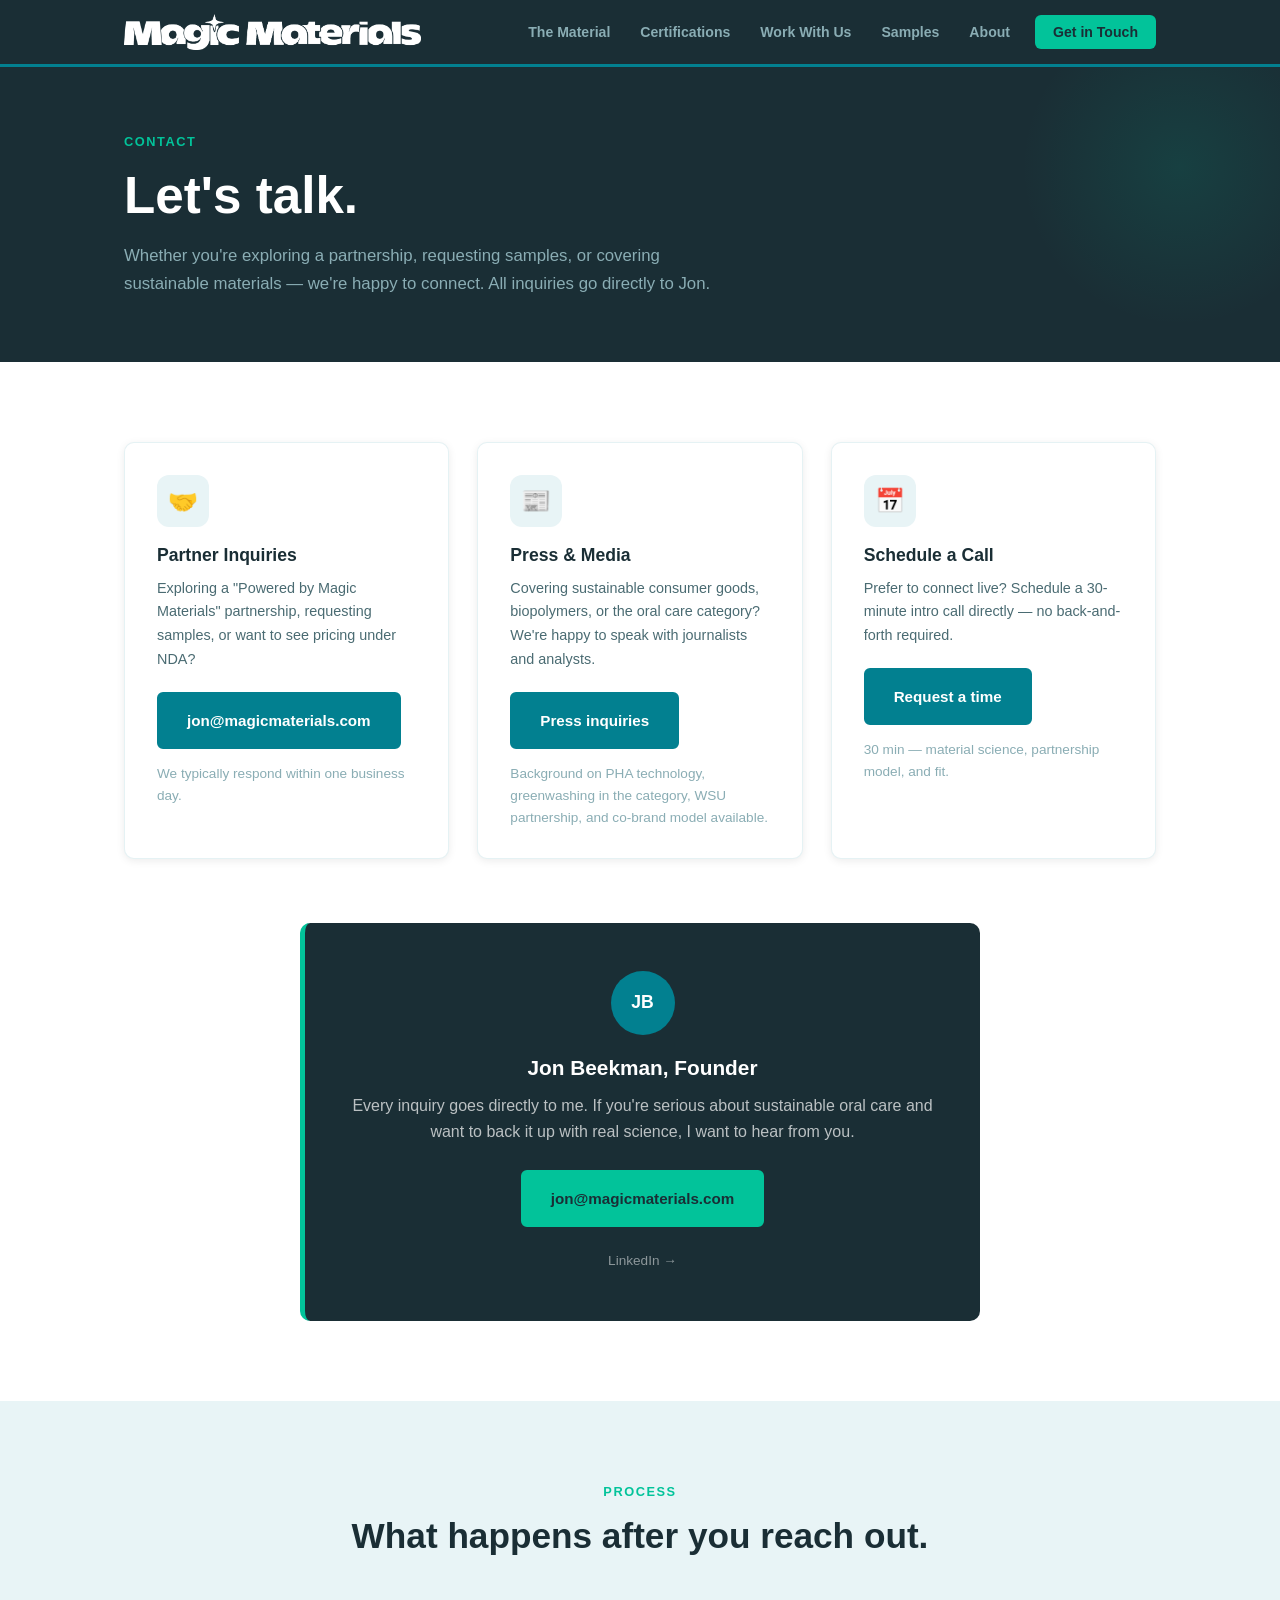
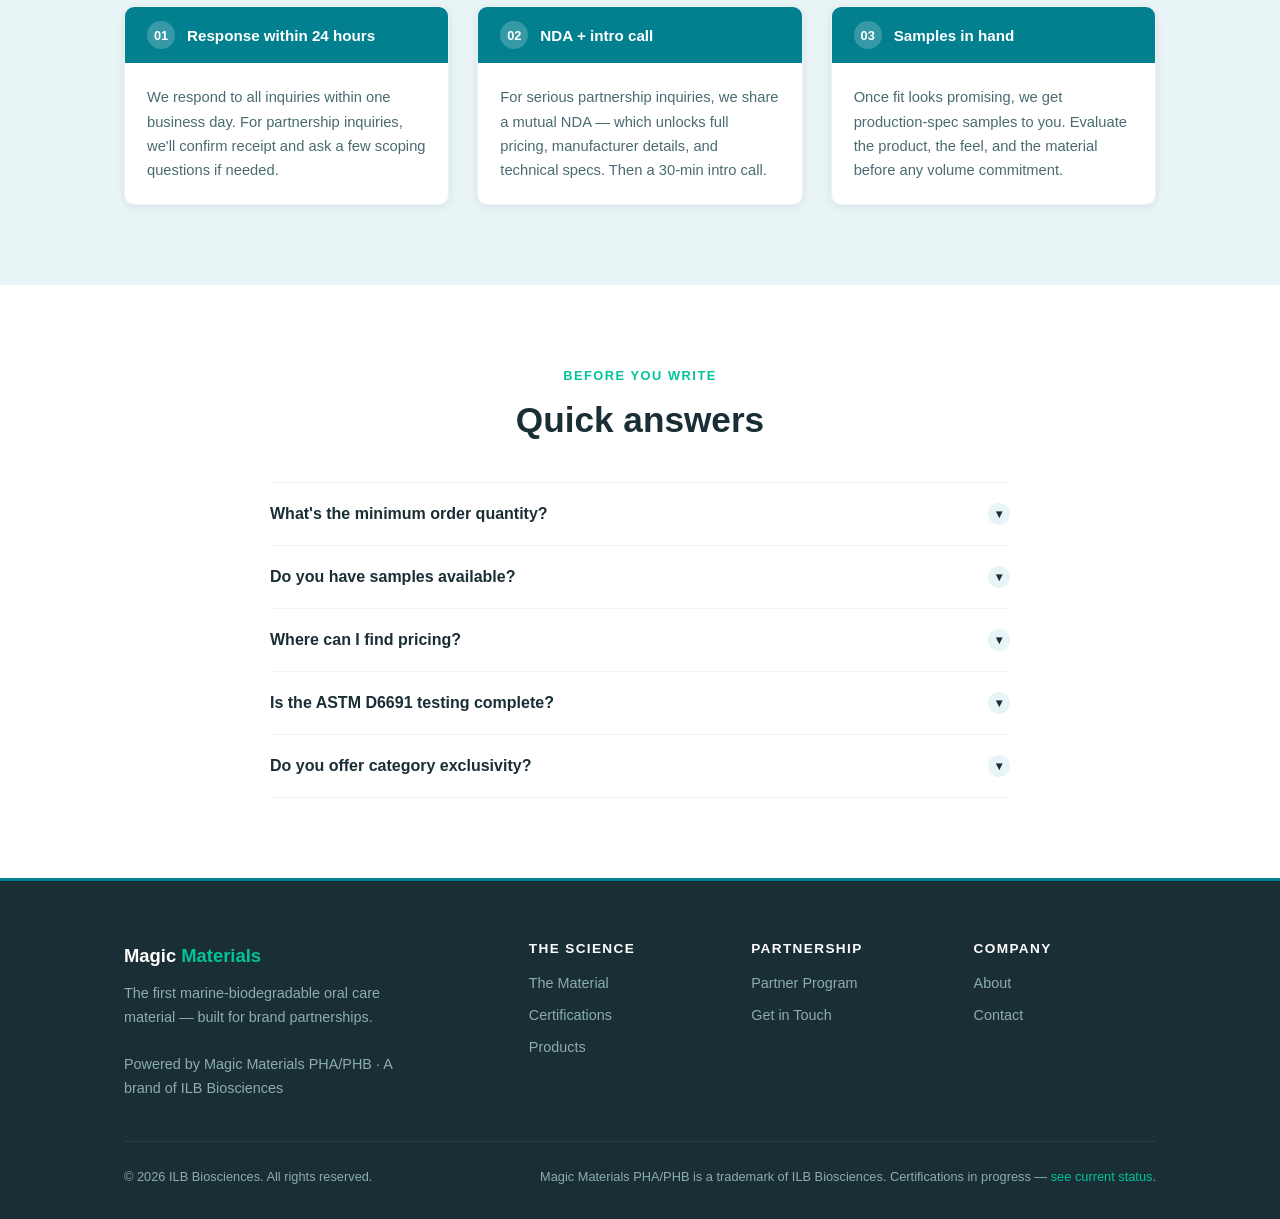
<file: contact.html>
<!DOCTYPE html>
<html lang="en">
<head>
  <meta charset="UTF-8">
  <meta name="viewport" content="width=device-width, initial-scale=1.0">
  <title>Contact — Magic Materials</title>
  <meta name="description" content="Get in touch with Magic Materials. Partner inquiries, press, and sample requests for Magic Materials PHA/PHB oral care accessories.">
  <link rel="stylesheet" href="/css/style.css">
</head>
<body>

<nav id="nav"></nav>

<!-- PAGE HERO -->
<div class="page-hero">
  <div class="container">
    <div class="section-label">Contact</div>
    <h1>Let's talk.</h1>
    <p>Whether you're exploring a partnership, requesting samples, or covering sustainable materials — we're happy to connect. All inquiries go directly to Jon.</p>
  </div>
</div>

<!-- CONTACT METHODS -->
<div class="section">
  <div class="grid-3" style="margin-bottom:64px;">

    <div class="contact-method">
      <div class="contact-icon">🤝</div>
      <h3>Partner Inquiries</h3>
      <p>Exploring a "Powered by Magic Materials" partnership, requesting samples, or want to see pricing under NDA?</p>
      <div style="margin-top:20px;">
        <a href="mailto:jon@magicmaterials.com?subject=Partnership%20Inquiry" class="btn btn-teal">
          jon@magicmaterials.com
        </a>
      </div>
      <p style="margin-top:14px; font-size:.85rem; color:var(--muted);">We typically respond within one business day.</p>
    </div>

    <div class="contact-method">
      <div class="contact-icon">📰</div>
      <h3>Press &amp; Media</h3>
      <p>Covering sustainable consumer goods, biopolymers, or the oral care category? We're happy to speak with journalists and analysts.</p>
      <div style="margin-top:20px;">
        <a href="mailto:jon@magicmaterials.com?subject=Press%20Inquiry" class="btn btn-teal">
          Press inquiries
        </a>
      </div>
      <p style="margin-top:14px; font-size:.85rem; color:var(--muted);">Background on PHA technology, greenwashing in the category, WSU partnership, and co-brand model available.</p>
    </div>

    <div class="contact-method">
      <div class="contact-icon">📅</div>
      <h3>Schedule a Call</h3>
      <p>Prefer to connect live? Schedule a 30-minute intro call directly — no back-and-forth required.</p>
      <div style="margin-top:20px;">
        <a href="mailto:jon@magicmaterials.com?subject=Intro%20Call%20Request" class="btn btn-teal">
          Request a time
        </a>
      </div>
      <p style="margin-top:14px; font-size:.85rem; color:var(--muted);">30 min — material science, partnership model, and fit.</p>
    </div>

  </div>

  <!-- FOUNDER DIRECT -->
  <div class="callout callout-dark" style="max-width:680px; margin:0 auto; text-align:center; padding:48px 40px;">
    <div style="width:64px; height:64px; background:var(--teal); border-radius:50%; display:flex; align-items:center; justify-content:center; margin:0 auto 20px; font-family:var(--font-head); font-weight:700; color:white; font-size:1.1rem;">JB</div>
    <h3 style="color:white; margin-bottom:12px;">Jon Beekman, Founder</h3>
    <p style="color:rgba(255,255,255,.7); margin-bottom:24px;">Every inquiry goes directly to me. If you're serious about sustainable oral care and want to back it up with real science, I want to hear from you.</p>
    <a href="mailto:jon@magicmaterials.com" class="btn btn-primary" style="font-size:.95rem;">jon@magicmaterials.com</a>
    <div style="margin-top:20px;">
      <a href="https://linkedin.com/in/jonbeekman" target="_blank" rel="noopener" style="color:rgba(255,255,255,.5); font-size:.85rem; text-decoration:none;">LinkedIn →</a>
    </div>
  </div>
</div>

<!-- WHAT TO EXPECT -->
<div class="section-alt">
  <div class="section">
    <div class="text-center">
      <div class="section-label">Process</div>
      <h2>What happens after you reach out.</h2>
    </div>
    <div class="steps" style="margin-top:48px;">
      <div class="step">
        <div class="step-header">
          <div class="step-num">01</div>
          Response within 24 hours
        </div>
        <div class="step-body">
          <p>We respond to all inquiries within one business day. For partnership inquiries, we'll confirm receipt and ask a few scoping questions if needed.</p>
        </div>
      </div>
      <div class="step">
        <div class="step-header">
          <div class="step-num">02</div>
          NDA + intro call
        </div>
        <div class="step-body">
          <p>For serious partnership inquiries, we share a mutual NDA — which unlocks full pricing, manufacturer details, and technical specs. Then a 30-min intro call.</p>
        </div>
      </div>
      <div class="step">
        <div class="step-header">
          <div class="step-num">03</div>
          Samples in hand
        </div>
        <div class="step-body">
          <p>Once fit looks promising, we get production-spec samples to you. Evaluate the product, the feel, and the material before any volume commitment.</p>
        </div>
      </div>
    </div>
  </div>
</div>

<!-- FAQ -->
<div class="section">
  <div class="text-center">
    <div class="section-label">Before You Write</div>
    <h2>Quick answers</h2>
  </div>
  <div style="max-width:740px; margin:40px auto 0;" class="faq">
    <div class="faq-item">
      <button class="faq-q">What's the minimum order quantity? <span class="chevron">▾</span></button>
      <div class="faq-a">100,000 units per SKU. The MOQ applies per SKU — so if you want both tongue scrapers and floss picks, that's 100,000 of each. Partnerships can start with a single SKU and expand.</div>
    </div>
    <div class="faq-item">
      <button class="faq-q">Do you have samples available? <span class="chevron">▾</span></button>
      <div class="faq-a">Yes. Physical production-spec samples are available to prospective partners who have executed a mutual NDA and are in active discussion. Reach out to start that process.</div>
    </div>
    <div class="faq-item">
      <button class="faq-q">Where can I find pricing? <span class="chevron">▾</span></button>
      <div class="faq-a">Pricing is shared under NDA. Execute the NDA first — we then provide a full pricing sheet covering wholesale unit cost, packaging options, and logistics estimates.</div>
    </div>
    <div class="faq-item">
      <button class="faq-q">Is the ASTM D6691 testing complete? <span class="chevron">▾</span></button>
      <div class="faq-a">Testing is in progress in partnership with Washington State University. We do not make claims beyond what testing supports. Current status and preliminary data are available to partners under NDA.</div>
    </div>
    <div class="faq-item">
      <button class="faq-q">Do you offer category exclusivity? <span class="chevron">▾</span></button>
      <div class="faq-a">No. Magic Materials is available to multiple brand partners in the oral care category. The co-brand model is strongest — like Certified B Corp or Fair Trade — when multiple credible brands carry the badge.</div>
    </div>
  </div>
</div>

<footer id="footer"></footer>
<script src="/js/components.js"></script>
</body>
</html>
</file>
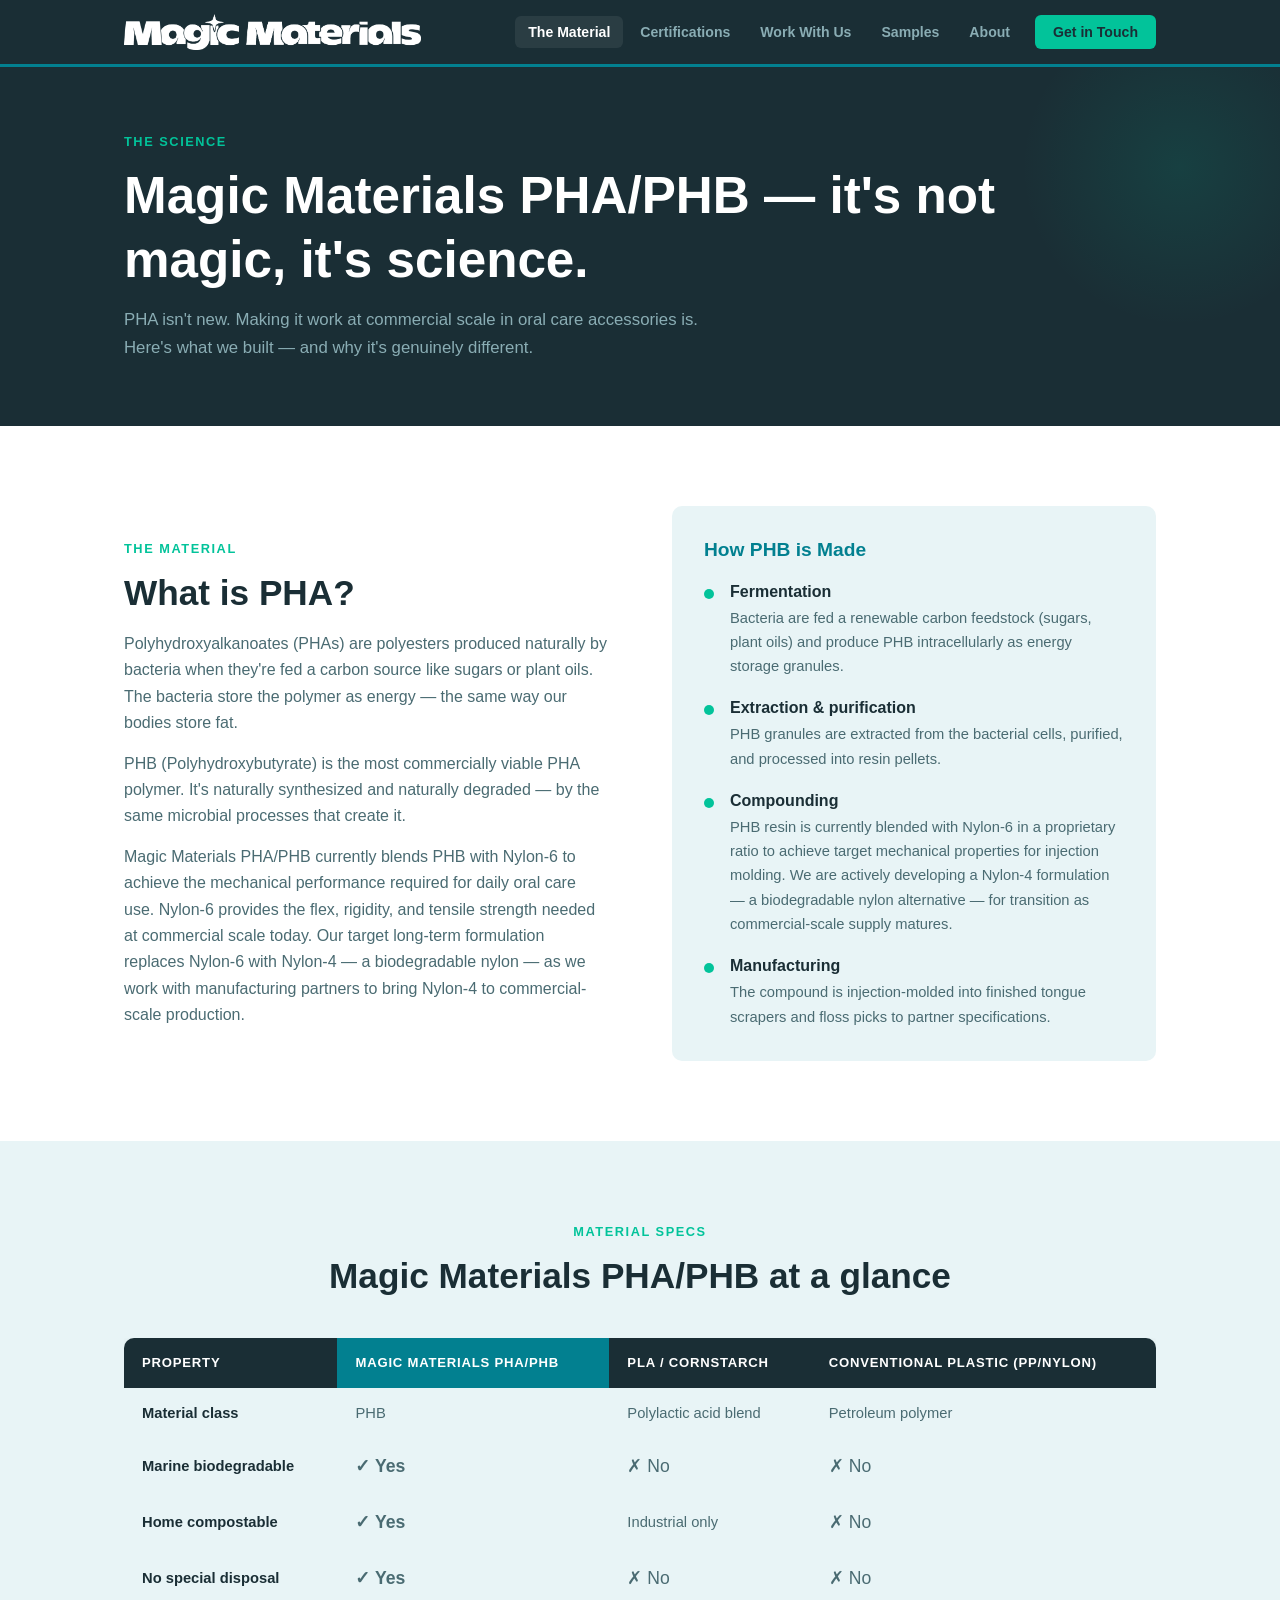
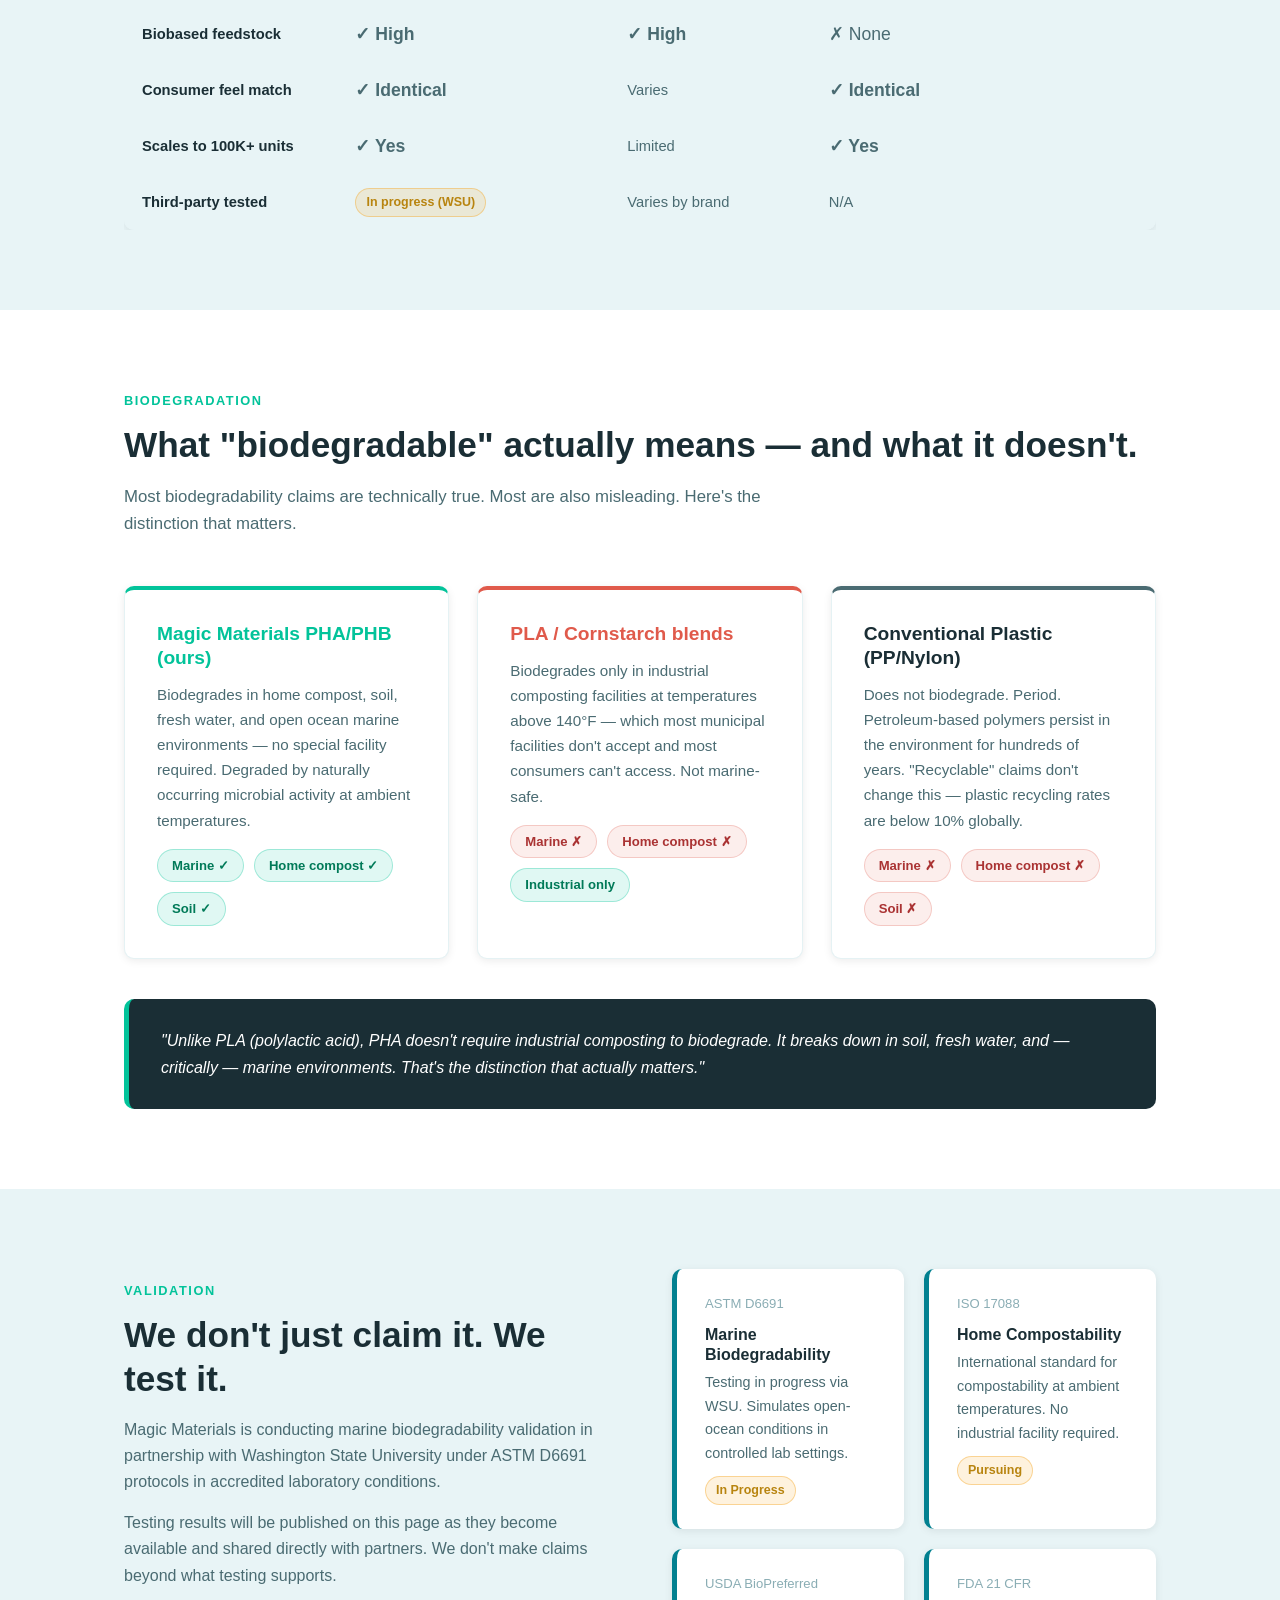
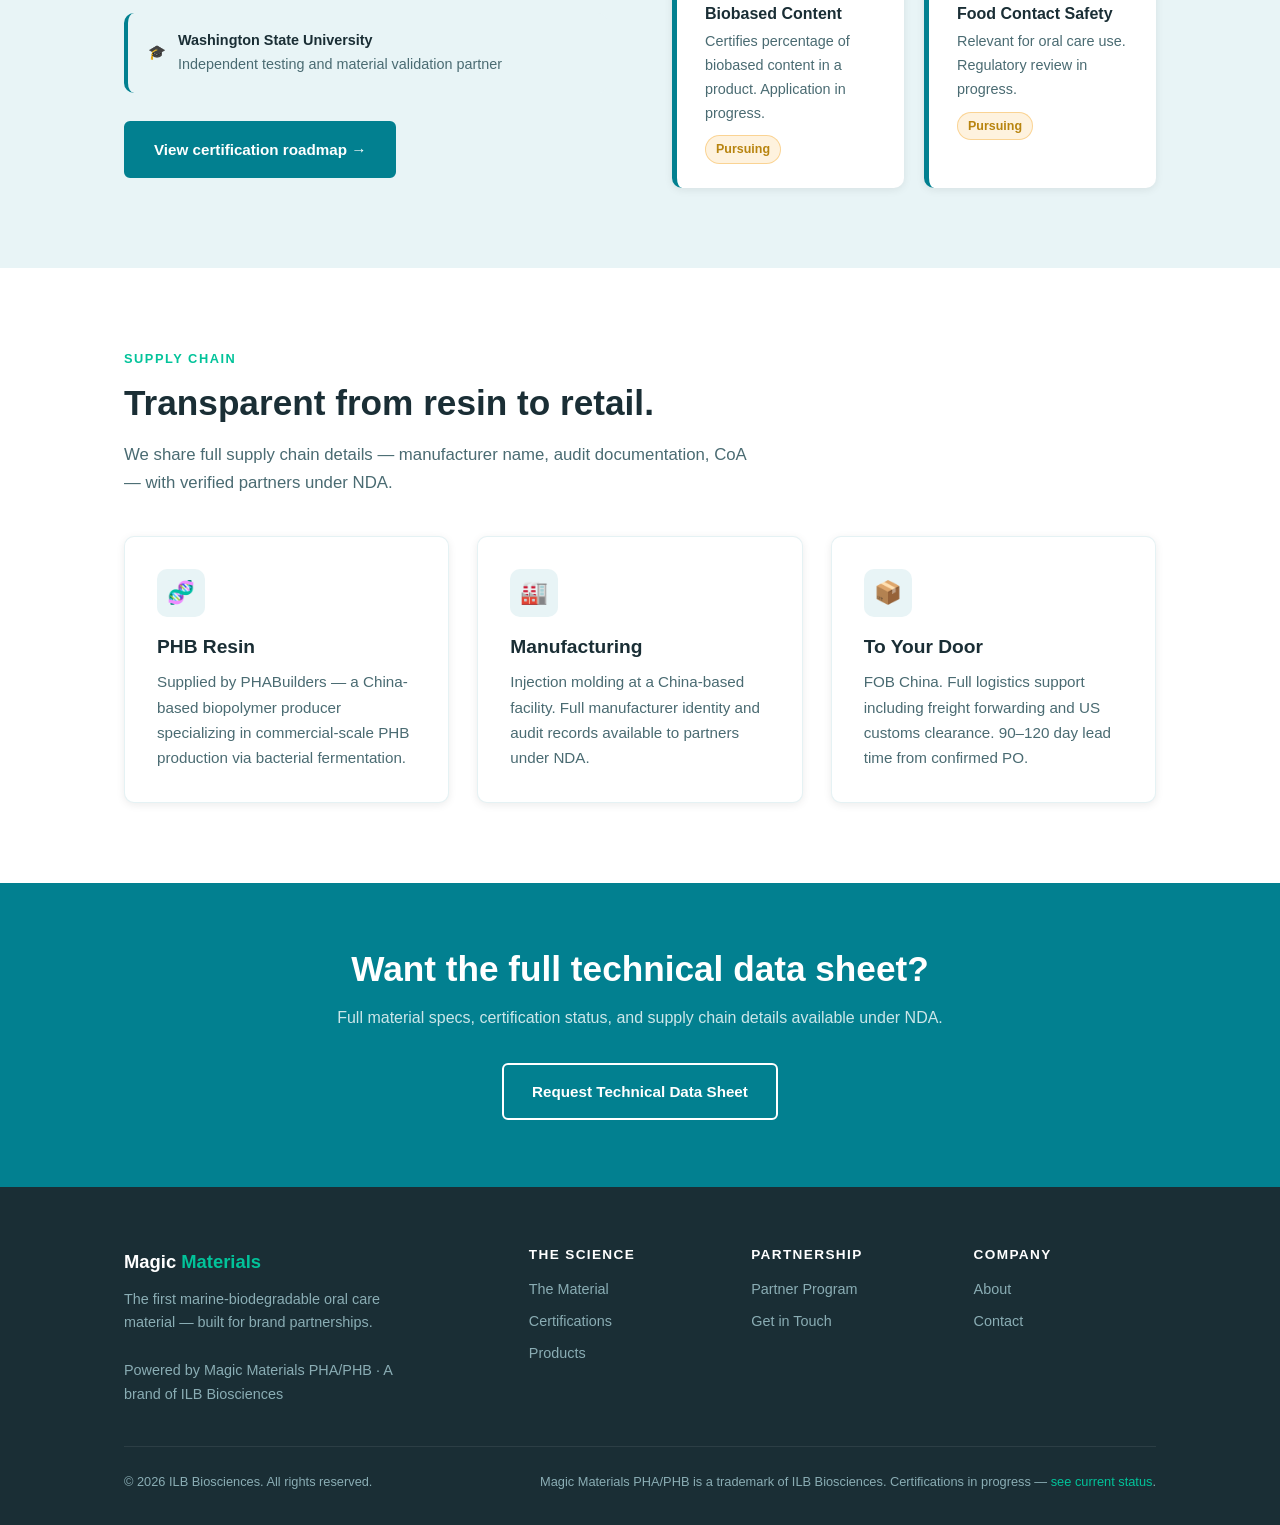
<file: material.html>
<!DOCTYPE html>
<html lang="en">
<head>
  <meta charset="UTF-8">
  <meta name="viewport" content="width=device-width, initial-scale=1.0">
  <title>The Material — Magic Materials</title>
  <meta name="description" content="Magic Materials PHA/PHB — the science behind the world's first marine-biodegradable oral care material. PHA/PHB, ASTM D6691, WSU partnership.">
  <link rel="stylesheet" href="/css/style.css">
</head>
<body>

<nav id="nav"></nav>

<!-- PAGE HERO -->
<div class="page-hero">
  <div class="container">
    <div class="section-label">The Science</div>
    <h1>Magic Materials PHA/PHB — it's not magic, it's science.</h1>
    <p>PHA isn't new. Making it work at commercial scale in oral care accessories is. Here's what we built — and why it's genuinely different.</p>
  </div>
</div>

<!-- WHAT IS PHA -->
<div class="section">
  <div class="grid-2" style="align-items:center; gap:64px;">
    <div>
      <div class="section-label">The Material</div>
      <h2>What is PHA?</h2>
      <p style="margin-top:16px;">Polyhydroxyalkanoates (PHAs) are polyesters produced naturally by bacteria when they're fed a carbon source like sugars or plant oils. The bacteria store the polymer as energy — the same way our bodies store fat.</p>
      <p style="margin-top:14px;">PHB (Polyhydroxybutyrate) is the most commercially viable PHA polymer. It's naturally synthesized and naturally degraded — by the same microbial processes that create it.</p>
      <p style="margin-top:14px;">Magic Materials PHA/PHB currently blends PHB with Nylon-6 to achieve the mechanical performance required for daily oral care use. Nylon-6 provides the flex, rigidity, and tensile strength needed at commercial scale today. Our target long-term formulation replaces Nylon-6 with Nylon-4 — a biodegradable nylon — as we work with manufacturing partners to bring Nylon-4 to commercial-scale production.</p>
    </div>
    <div>
      <div class="card" style="background:var(--light); border:none; box-shadow:none;">
        <h3 style="color:var(--teal); margin-bottom:20px;">How PHB is Made</h3>
        <div class="feature-list">
          <div class="feature-item">
            <div class="feature-dot"></div>
            <div>
              <h4>Fermentation</h4>
              <p>Bacteria are fed a renewable carbon feedstock (sugars, plant oils) and produce PHB intracellularly as energy storage granules.</p>
            </div>
          </div>
          <div class="feature-item">
            <div class="feature-dot"></div>
            <div>
              <h4>Extraction &amp; purification</h4>
              <p>PHB granules are extracted from the bacterial cells, purified, and processed into resin pellets.</p>
            </div>
          </div>
          <div class="feature-item">
            <div class="feature-dot"></div>
            <div>
              <h4>Compounding</h4>
              <p>PHB resin is currently blended with Nylon-6 in a proprietary ratio to achieve target mechanical properties for injection molding. We are actively developing a Nylon-4 formulation — a biodegradable nylon alternative — for transition as commercial-scale supply matures.</p>
            </div>
          </div>
          <div class="feature-item">
            <div class="feature-dot"></div>
            <div>
              <h4>Manufacturing</h4>
              <p>The compound is injection-molded into finished tongue scrapers and floss picks to partner specifications.</p>
            </div>
          </div>
        </div>
      </div>
    </div>
  </div>
</div>

<!-- MATERIAL SPECS -->
<div class="section-alt">
  <div class="section">
    <div class="text-center">
      <div class="section-label">Material Specs</div>
      <h2>Magic Materials PHA/PHB at a glance</h2>
    </div>
    <div style="margin-top:40px; overflow-x:auto;">
      <table class="data-table">
        <thead>
          <tr>
            <th>Property</th>
            <th class="teal">Magic Materials PHA/PHB</th>
            <th>PLA / Cornstarch</th>
            <th>Conventional Plastic (PP/Nylon)</th>
          </tr>
        </thead>
        <tbody>
          <tr><td>Material class</td><td>PHB</td><td>Polylactic acid blend</td><td>Petroleum polymer</td></tr>
          <tr><td>Marine biodegradable</td><td class="check">✓ Yes</td><td class="cross">✗ No</td><td class="cross">✗ No</td></tr>
          <tr><td>Home compostable</td><td class="check">✓ Yes</td><td>Industrial only</td><td class="cross">✗ No</td></tr>
          <tr><td>No special disposal</td><td class="check">✓ Yes</td><td class="cross">✗ No</td><td class="cross">✗ No</td></tr>
          <tr><td>Biobased feedstock</td><td class="check">✓ High</td><td class="check">✓ High</td><td class="cross">✗ None</td></tr>
          <tr><td>Consumer feel match</td><td class="check">✓ Identical</td><td>Varies</td><td class="check">✓ Identical</td></tr>
          <tr><td>Scales to 100K+ units</td><td class="check">✓ Yes</td><td>Limited</td><td class="check">✓ Yes</td></tr>
          <tr><td>Third-party tested</td><td><span class="badge-progress">In progress (WSU)</span></td><td>Varies by brand</td><td>N/A</td></tr>
        </tbody>
      </table>
    </div>
  </div>
</div>

<!-- BIODEGRADATION -->
<div class="section">
  <div class="section-label">Biodegradation</div>
  <h2>What "biodegradable" actually means — and what it doesn't.</h2>
  <p class="section-intro">Most biodegradability claims are technically true. Most are also misleading. Here's the distinction that matters.</p>
  <div class="grid-3" style="margin-top:48px;">
    <div class="card" style="border-top:4px solid var(--seafoam);">
      <h3 style="color:var(--seafoam);">Magic Materials PHA/PHB (ours)</h3>
      <p style="margin-top:12px;">Biodegrades in home compost, soil, fresh water, and open ocean marine environments — no special facility required. Degraded by naturally occurring microbial activity at ambient temperatures.</p>
      <div class="pill-row" style="margin-top:16px;">
        <span class="pill pill-green">Marine ✓</span>
        <span class="pill pill-green">Home compost ✓</span>
        <span class="pill pill-green">Soil ✓</span>
      </div>
    </div>
    <div class="card" style="border-top:4px solid var(--red);">
      <h3 style="color:var(--red);">PLA / Cornstarch blends</h3>
      <p style="margin-top:12px;">Biodegrades only in industrial composting facilities at temperatures above 140°F — which most municipal facilities don't accept and most consumers can't access. Not marine-safe.</p>
      <div class="pill-row" style="margin-top:16px;">
        <span class="pill pill-red">Marine ✗</span>
        <span class="pill pill-red">Home compost ✗</span>
        <span class="pill pill-green">Industrial only</span>
      </div>
    </div>
    <div class="card" style="border-top:4px solid var(--mid);">
      <h3>Conventional Plastic (PP/Nylon)</h3>
      <p style="margin-top:12px;">Does not biodegrade. Period. Petroleum-based polymers persist in the environment for hundreds of years. "Recyclable" claims don't change this — plastic recycling rates are below 10% globally.</p>
      <div class="pill-row" style="margin-top:16px;">
        <span class="pill pill-red">Marine ✗</span>
        <span class="pill pill-red">Home compost ✗</span>
        <span class="pill pill-red">Soil ✗</span>
      </div>
    </div>
  </div>
  <div class="callout callout-dark" style="margin-top:40px; padding:28px 32px;">
    <p style="color:white; font-style:italic; font-size:1rem; line-height:1.7;">"Unlike PLA (polylactic acid), PHA doesn't require industrial composting to biodegrade. It breaks down in soil, fresh water, and — critically — marine environments. That's the distinction that actually matters."</p>
  </div>
</div>

<!-- TESTING -->
<div class="section-alt">
  <div class="section">
    <div class="grid-2" style="align-items:center; gap:64px;">
      <div>
        <div class="section-label">Validation</div>
        <h2>We don't just claim it. We test it.</h2>
        <p style="margin-top:16px;">Magic Materials is conducting marine biodegradability validation in partnership with Washington State University under ASTM D6691 protocols in accredited laboratory conditions.</p>
        <p style="margin-top:14px;">Testing results will be published on this page as they become available and shared directly with partners. We don't make claims beyond what testing supports.</p>
        <div class="wsu-badge">
          🎓 <div><strong>Washington State University</strong><br>Independent testing and material validation partner</div>
        </div>
        <div style="margin-top:28px;">
          <a href="/certifications.html" class="btn btn-teal">View certification roadmap →</a>
        </div>
      </div>
      <div class="cert-grid" style="margin-top:0;">
        <div class="cert-card">
          <div class="standard">ASTM D6691</div>
          <h4>Marine Biodegradability</h4>
          <p>Testing in progress via WSU. Simulates open-ocean conditions in controlled lab settings.</p>
          <div style="margin-top:10px;"><span class="badge-progress">In Progress</span></div>
        </div>
        <div class="cert-card">
          <div class="standard">ISO 17088</div>
          <h4>Home Compostability</h4>
          <p>International standard for compostability at ambient temperatures. No industrial facility required.</p>
          <div style="margin-top:10px;"><span class="badge-progress">Pursuing</span></div>
        </div>
        <div class="cert-card">
          <div class="standard">USDA BioPreferred</div>
          <h4>Biobased Content</h4>
          <p>Certifies percentage of biobased content in a product. Application in progress.</p>
          <div style="margin-top:10px;"><span class="badge-progress">Pursuing</span></div>
        </div>
        <div class="cert-card">
          <div class="standard">FDA 21 CFR</div>
          <h4>Food Contact Safety</h4>
          <p>Relevant for oral care use. Regulatory review in progress.</p>
          <div style="margin-top:10px;"><span class="badge-progress">Pursuing</span></div>
        </div>
      </div>
    </div>
  </div>
</div>

<!-- SUPPLY CHAIN -->
<div class="section">
  <div class="section-label">Supply Chain</div>
  <h2>Transparent from resin to retail.</h2>
  <p class="section-intro">We share full supply chain details — manufacturer name, audit documentation, CoA — with verified partners under NDA.</p>
  <div class="grid-3" style="margin-top:40px;">
    <div class="card">
      <div class="card-icon">🧬</div>
      <h3>PHB Resin</h3>
      <p>Supplied by PHABuilders — a China-based biopolymer producer specializing in commercial-scale PHB production via bacterial fermentation.</p>
    </div>
    <div class="card">
      <div class="card-icon">🏭</div>
      <h3>Manufacturing</h3>
      <p>Injection molding at a China-based facility. Full manufacturer identity and audit records available to partners under NDA.</p>
    </div>
    <div class="card">
      <div class="card-icon">📦</div>
      <h3>To Your Door</h3>
      <p>FOB China. Full logistics support including freight forwarding and US customs clearance. 90–120 day lead time from confirmed PO.</p>
    </div>
  </div>
</div>

<!-- CTA -->
<div style="background:var(--teal); padding:64px 24px;">
  <div class="container text-center">
    <h2 style="color:white; margin-bottom:14px;">Want the full technical data sheet?</h2>
    <p style="color:rgba(255,255,255,.8); margin-bottom:32px;">Full material specs, certification status, and supply chain details available under NDA.</p>
    <a href="/contact.html" class="btn btn-outline">Request Technical Data Sheet</a>
  </div>
</div>

<footer id="footer"></footer>
<script src="/js/components.js"></script>
</body>
</html>
</file>
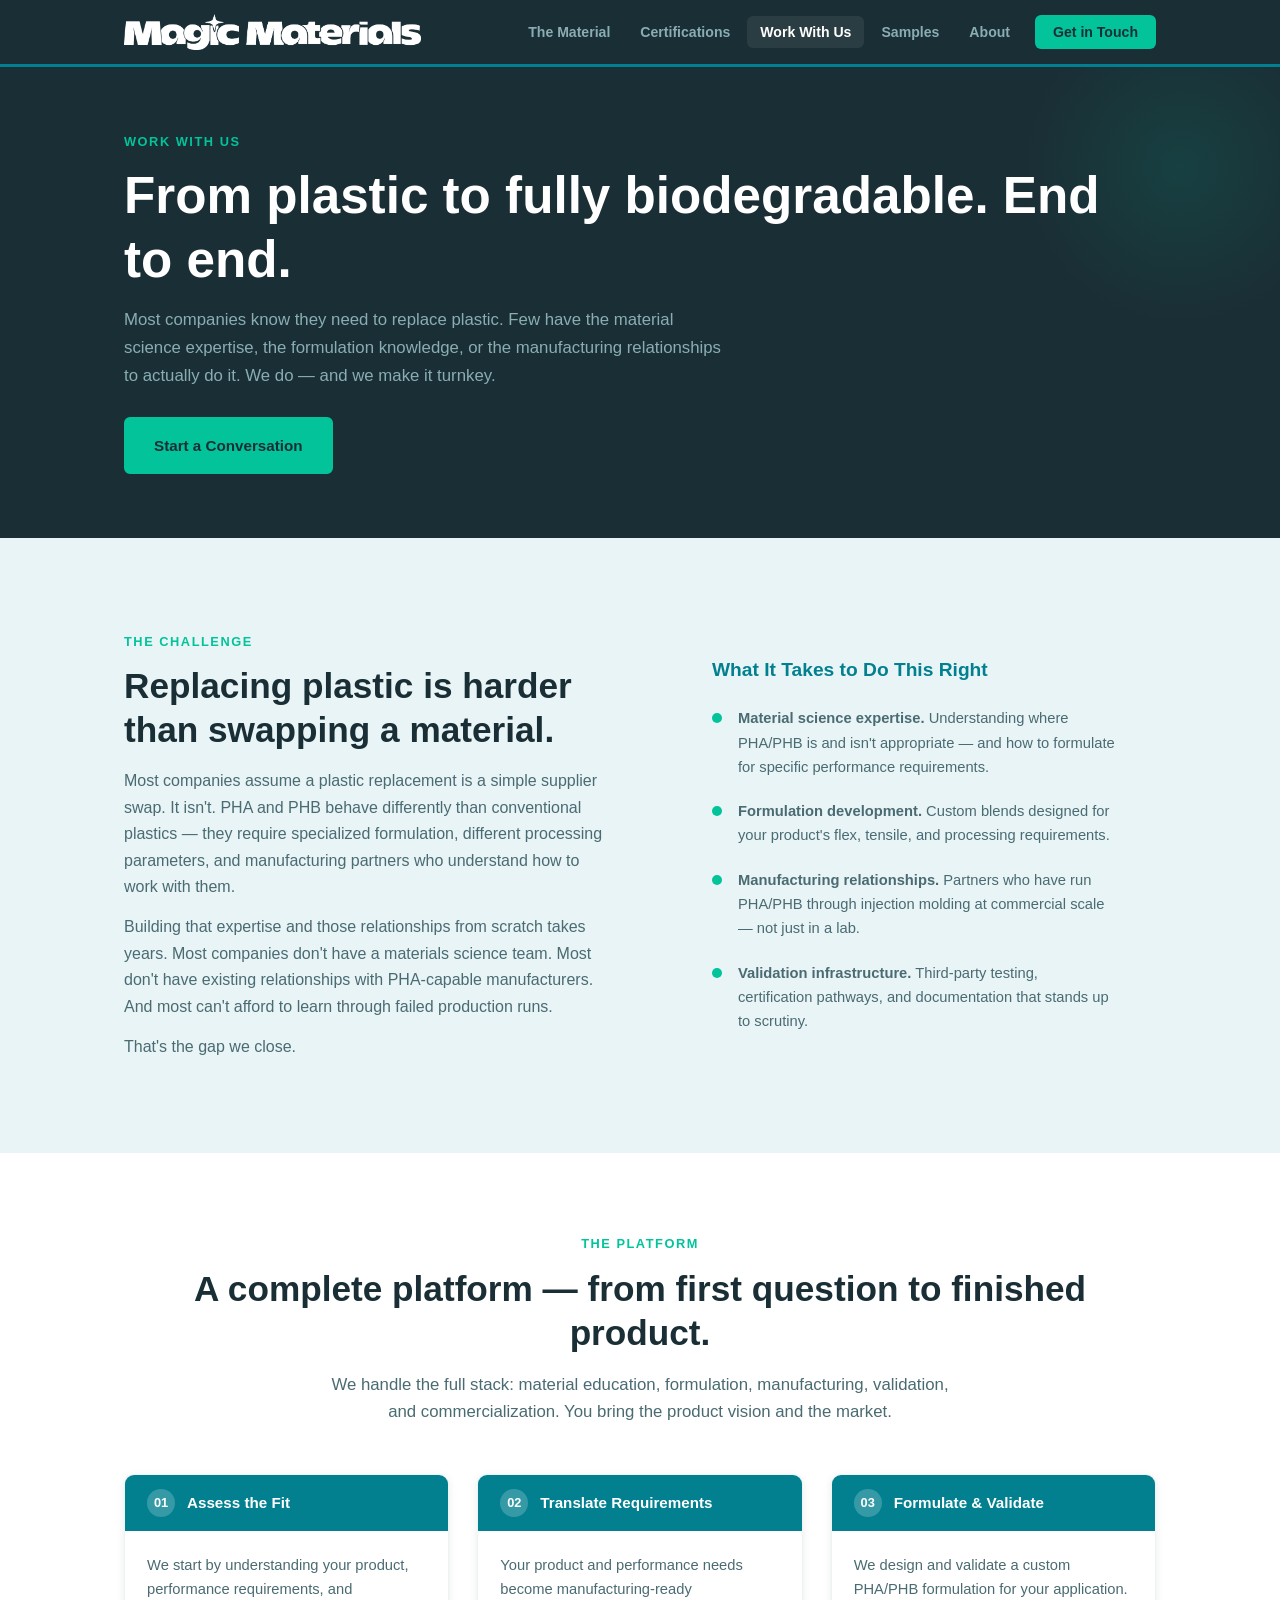
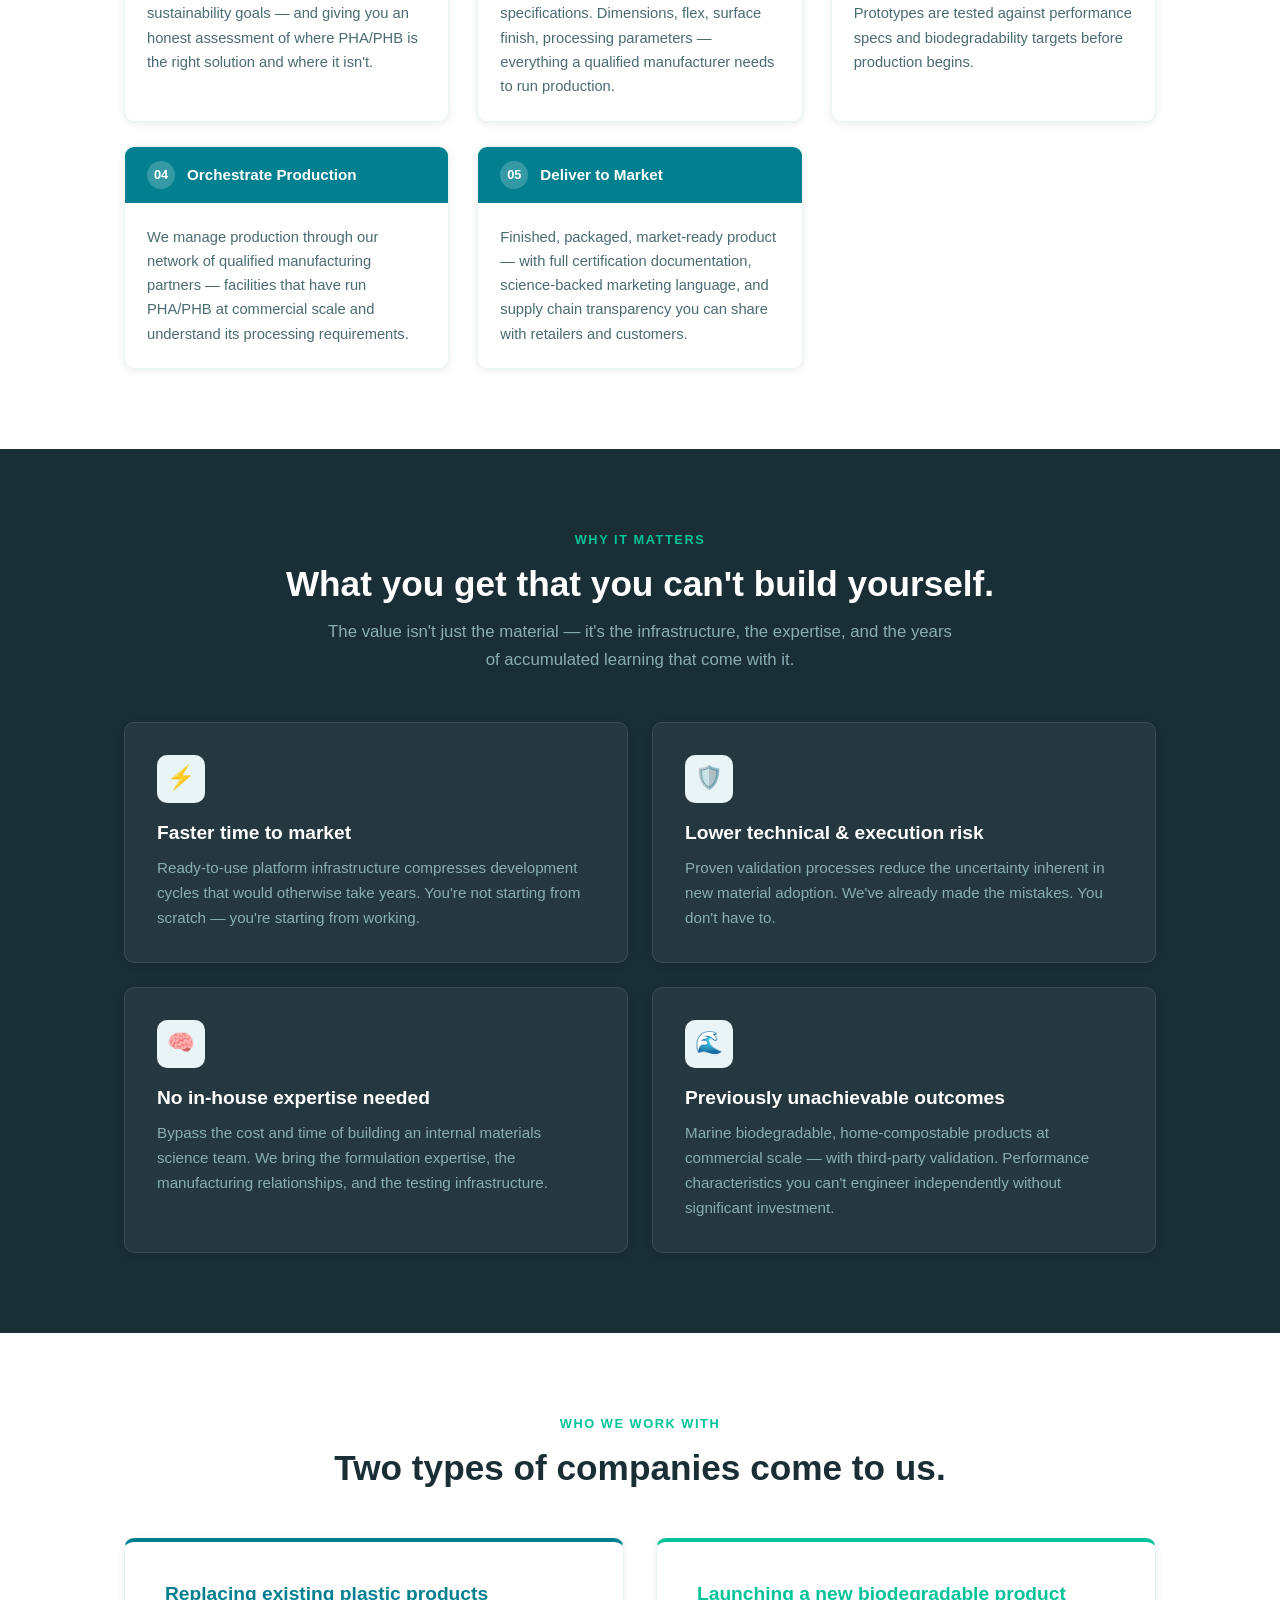
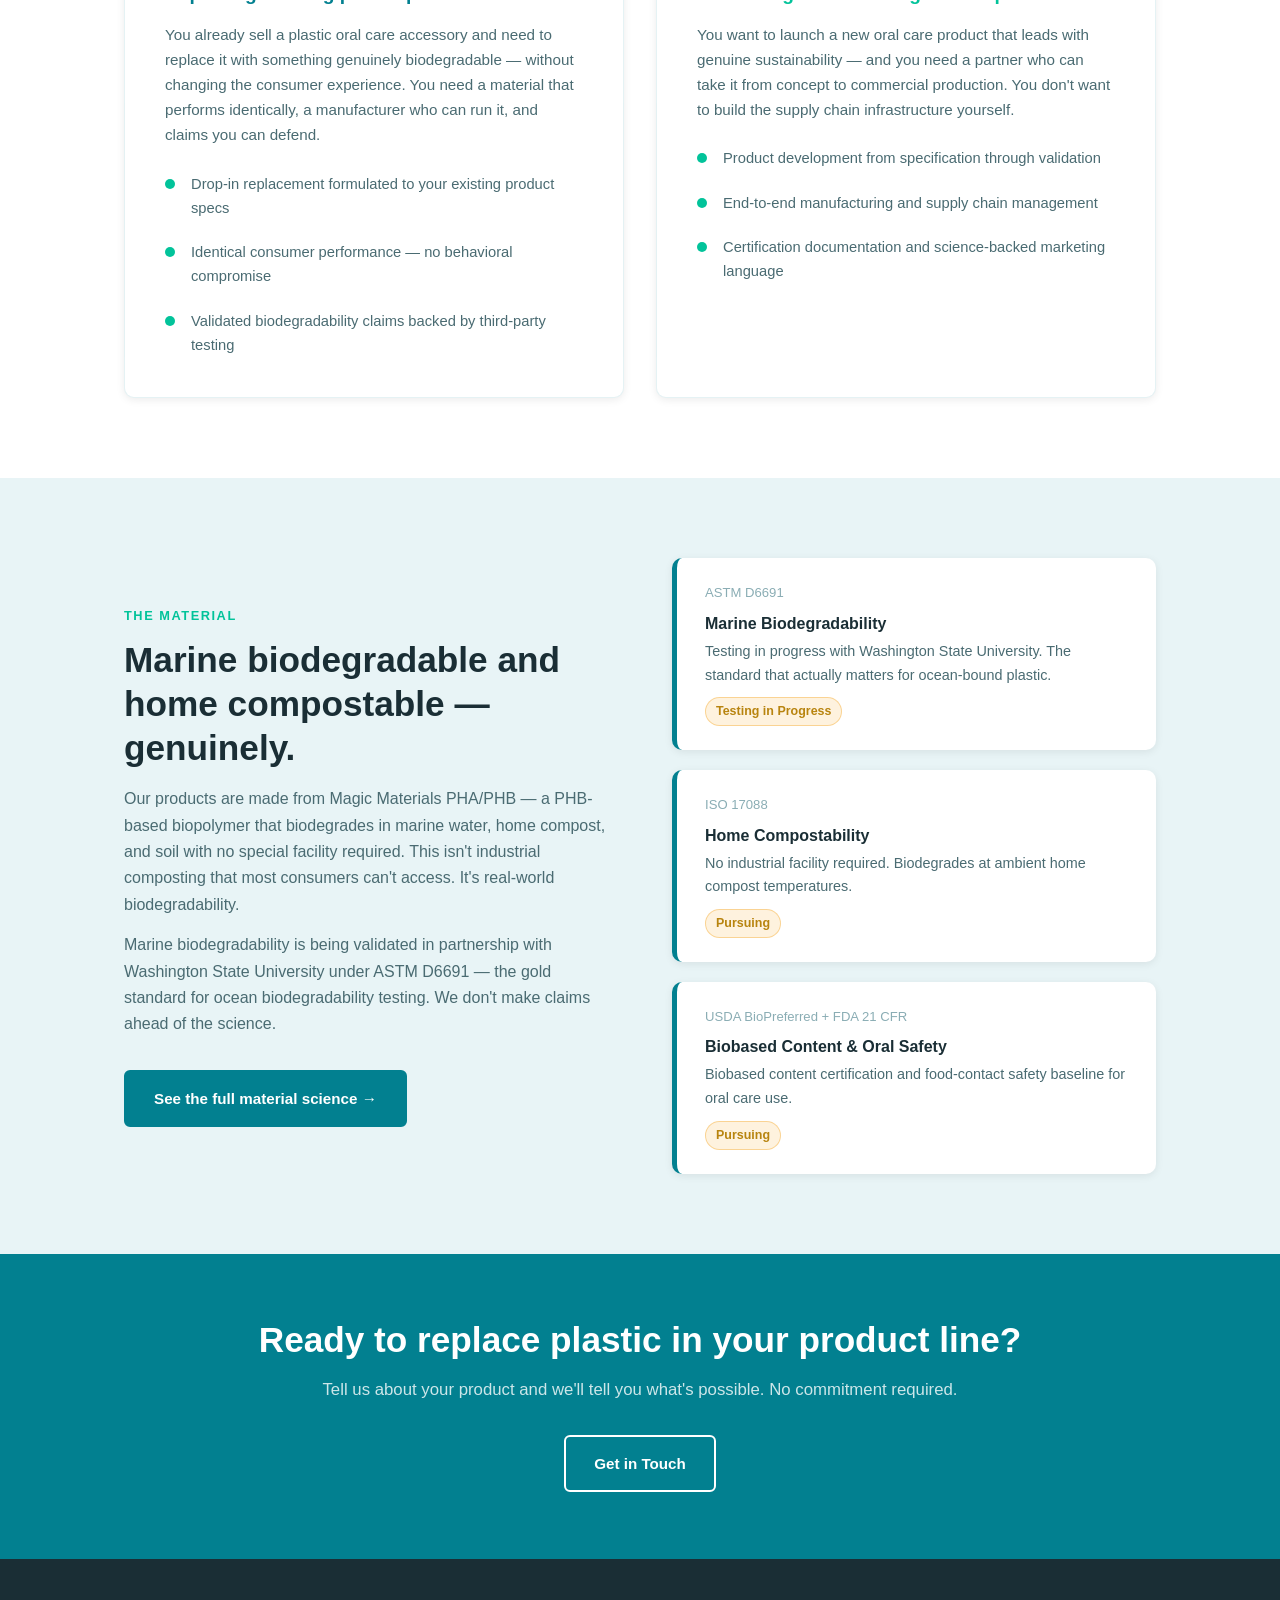
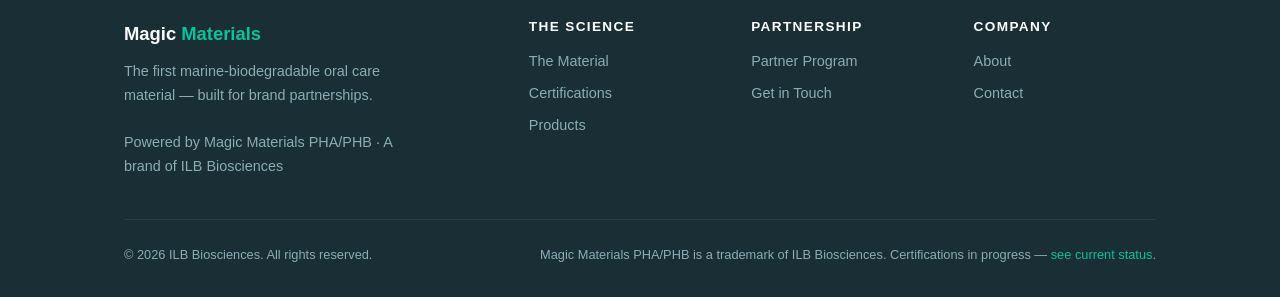
<file: partners.html>
<!DOCTYPE html>
<html lang="en">
<head>
  <meta charset="UTF-8">
  <meta name="viewport" content="width=device-width, initial-scale=1.0">
  <title>Work With Us — Magic Materials</title>
  <meta name="description" content="Magic Materials is a turnkey partner for companies that want to replace conventional plastics with genuinely marine-biodegradable, home-compostable alternatives — without building the expertise in-house.">
  <link rel="stylesheet" href="/css/style.css">
</head>
<body>

<nav id="nav"></nav>

<!-- PAGE HERO -->
<div class="page-hero">
  <div class="container">
    <div class="section-label">Work With Us</div>
    <h1>From plastic to fully biodegradable. End to end.</h1>
    <p>Most companies know they need to replace plastic. Few have the material science expertise, the formulation knowledge, or the manufacturing relationships to actually do it. We do — and we make it turnkey.</p>
    <div style="margin-top:28px;">
      <a href="/contact.html" class="btn btn-primary">Start a Conversation</a>
    </div>
  </div>
</div>

<!-- THE PROBLEM -->
<div class="section-alt">
  <div class="section">
    <div class="grid-2" style="align-items:center; gap:64px;">
      <div>
        <div class="section-label">The Challenge</div>
        <h2>Replacing plastic is harder than swapping a material.</h2>
        <p style="margin-top:16px;">Most companies assume a plastic replacement is a simple supplier swap. It isn't. PHA and PHB behave differently than conventional plastics — they require specialized formulation, different processing parameters, and manufacturing partners who understand how to work with them.</p>
        <p style="margin-top:14px;">Building that expertise and those relationships from scratch takes years. Most companies don't have a materials science team. Most don't have existing relationships with PHA-capable manufacturers. And most can't afford to learn through failed production runs.</p>
        <p style="margin-top:14px;">That's the gap we close.</p>
      </div>
      <div>
        <div class="card" style="background:var(--light); border:none; box-shadow:none; padding:40px;">
          <h3 style="color:var(--teal); margin-bottom:24px;">What It Takes to Do This Right</h3>
          <div class="feature-list">
            <div class="feature-item">
              <div class="feature-dot"></div>
              <div><p><strong>Material science expertise.</strong> Understanding where PHA/PHB is and isn't appropriate — and how to formulate for specific performance requirements.</p></div>
            </div>
            <div class="feature-item">
              <div class="feature-dot"></div>
              <div><p><strong>Formulation development.</strong> Custom blends designed for your product's flex, tensile, and processing requirements.</p></div>
            </div>
            <div class="feature-item">
              <div class="feature-dot"></div>
              <div><p><strong>Manufacturing relationships.</strong> Partners who have run PHA/PHB through injection molding at commercial scale — not just in a lab.</p></div>
            </div>
            <div class="feature-item">
              <div class="feature-dot"></div>
              <div><p><strong>Validation infrastructure.</strong> Third-party testing, certification pathways, and documentation that stands up to scrutiny.</p></div>
            </div>
          </div>
        </div>
      </div>
    </div>
  </div>
</div>

<!-- WHAT WE DO -->
<div class="section">
  <div class="text-center">
    <div class="section-label">The Platform</div>
    <h2>A complete platform — from first question to finished product.</h2>
    <p class="section-intro">We handle the full stack: material education, formulation, manufacturing, validation, and commercialization. You bring the product vision and the market.</p>
  </div>
  <div class="steps" style="margin-top:48px;">
    <div class="step">
      <div class="step-header">
        <div class="step-num">01</div>
        Assess the Fit
      </div>
      <div class="step-body">
        <p>We start by understanding your product, performance requirements, and sustainability goals — and giving you an honest assessment of where PHA/PHB is the right solution and where it isn't.</p>
      </div>
    </div>
    <div class="step">
      <div class="step-header">
        <div class="step-num">02</div>
        Translate Requirements
      </div>
      <div class="step-body">
        <p>Your product and performance needs become manufacturing-ready specifications. Dimensions, flex, surface finish, processing parameters — everything a qualified manufacturer needs to run production.</p>
      </div>
    </div>
    <div class="step">
      <div class="step-header">
        <div class="step-num">03</div>
        Formulate &amp; Validate
      </div>
      <div class="step-body">
        <p>We design and validate a custom PHA/PHB formulation for your application. Prototypes are tested against performance specs and biodegradability targets before production begins.</p>
      </div>
    </div>
  </div>
  <div class="steps" style="margin-top:24px;">
    <div class="step">
      <div class="step-header">
        <div class="step-num">04</div>
        Orchestrate Production
      </div>
      <div class="step-body">
        <p>We manage production through our network of qualified manufacturing partners — facilities that have run PHA/PHB at commercial scale and understand its processing requirements.</p>
      </div>
    </div>
    <div class="step">
      <div class="step-header">
        <div class="step-num">05</div>
        Deliver to Market
      </div>
      <div class="step-body">
        <p>Finished, packaged, market-ready product — with full certification documentation, science-backed marketing language, and supply chain transparency you can share with retailers and customers.</p>
      </div>
    </div>
    <div class="step" style="background:transparent; border:none; box-shadow:none;"></div>
  </div>
</div>

<!-- CUSTOMER VALUE -->
<div class="section-dark">
  <div class="section">
    <div class="text-center">
      <div class="section-label">Why It Matters</div>
      <h2 style="color:white;">What you get that you can't build yourself.</h2>
      <p style="color:var(--muted); margin-top:12px; font-size:1.05rem; max-width:640px; margin-left:auto; margin-right:auto;">The value isn't just the material — it's the infrastructure, the expertise, and the years of accumulated learning that come with it.</p>
    </div>
    <div class="grid-2" style="margin-top:48px; gap:24px;">
      <div class="card" style="background:rgba(255,255,255,.05); border:1px solid rgba(255,255,255,.1);">
        <div class="card-icon">⚡</div>
        <h3 style="color:white;">Faster time to market</h3>
        <p>Ready-to-use platform infrastructure compresses development cycles that would otherwise take years. You're not starting from scratch — you're starting from working.</p>
      </div>
      <div class="card" style="background:rgba(255,255,255,.05); border:1px solid rgba(255,255,255,.1);">
        <div class="card-icon">🛡️</div>
        <h3 style="color:white;">Lower technical &amp; execution risk</h3>
        <p>Proven validation processes reduce the uncertainty inherent in new material adoption. We've already made the mistakes. You don't have to.</p>
      </div>
      <div class="card" style="background:rgba(255,255,255,.05); border:1px solid rgba(255,255,255,.1);">
        <div class="card-icon">🧠</div>
        <h3 style="color:white;">No in-house expertise needed</h3>
        <p>Bypass the cost and time of building an internal materials science team. We bring the formulation expertise, the manufacturing relationships, and the testing infrastructure.</p>
      </div>
      <div class="card" style="background:rgba(255,255,255,.05); border:1px solid rgba(255,255,255,.1);">
        <div class="card-icon">🌊</div>
        <h3 style="color:white;">Previously unachievable outcomes</h3>
        <p>Marine biodegradable, home-compostable products at commercial scale — with third-party validation. Performance characteristics you can't engineer independently without significant investment.</p>
      </div>
    </div>
  </div>
</div>

<!-- TWO USE CASES -->
<div class="section">
  <div class="text-center">
    <div class="section-label">Who We Work With</div>
    <h2>Two types of companies come to us.</h2>
  </div>
  <div class="grid-2" style="margin-top:48px; gap:32px;">
    <div class="card" style="border-top:4px solid var(--teal); padding:40px;">
      <h3 style="color:var(--teal); margin-bottom:16px;">Replacing existing plastic products</h3>
      <p style="color:var(--mid);">You already sell a plastic oral care accessory and need to replace it with something genuinely biodegradable — without changing the consumer experience. You need a material that performs identically, a manufacturer who can run it, and claims you can defend.</p>
      <div class="feature-list" style="margin-top:24px;">
        <div class="feature-item">
          <div class="feature-dot"></div>
          <div><p>Drop-in replacement formulated to your existing product specs</p></div>
        </div>
        <div class="feature-item">
          <div class="feature-dot"></div>
          <div><p>Identical consumer performance — no behavioral compromise</p></div>
        </div>
        <div class="feature-item">
          <div class="feature-dot"></div>
          <div><p>Validated biodegradability claims backed by third-party testing</p></div>
        </div>
      </div>
    </div>
    <div class="card" style="border-top:4px solid var(--seafoam); padding:40px;">
      <h3 style="color:var(--seafoam); margin-bottom:16px;">Launching a new biodegradable product</h3>
      <p style="color:var(--mid);">You want to launch a new oral care product that leads with genuine sustainability — and you need a partner who can take it from concept to commercial production. You don't want to build the supply chain infrastructure yourself.</p>
      <div class="feature-list" style="margin-top:24px;">
        <div class="feature-item">
          <div class="feature-dot"></div>
          <div><p>Product development from specification through validation</p></div>
        </div>
        <div class="feature-item">
          <div class="feature-dot"></div>
          <div><p>End-to-end manufacturing and supply chain management</p></div>
        </div>
        <div class="feature-item">
          <div class="feature-dot"></div>
          <div><p>Certification documentation and science-backed marketing language</p></div>
        </div>
      </div>
    </div>
  </div>
</div>

<!-- MATERIAL CREDENTIALS -->
<div class="section-alt">
  <div class="section">
    <div class="grid-2" style="align-items:center; gap:64px;">
      <div>
        <div class="section-label">The Material</div>
        <h2>Marine biodegradable and home compostable — genuinely.</h2>
        <p style="margin-top:16px;">Our products are made from Magic Materials PHA/PHB — a PHB-based biopolymer that biodegrades in marine water, home compost, and soil with no special facility required. This isn't industrial composting that most consumers can't access. It's real-world biodegradability.</p>
        <p style="margin-top:14px;">Marine biodegradability is being validated in partnership with Washington State University under ASTM D6691 — the gold standard for ocean biodegradability testing. We don't make claims ahead of the science.</p>
        <div style="margin-top:32px;">
          <a href="/material.html" class="btn btn-teal">See the full material science →</a>
        </div>
      </div>
      <div style="display:flex; flex-direction:column; gap:20px;">
        <div class="cert-card">
          <div class="standard">ASTM D6691</div>
          <h4>Marine Biodegradability</h4>
          <p>Testing in progress with Washington State University. The standard that actually matters for ocean-bound plastic.</p>
          <div style="margin-top:10px;"><span class="badge-progress">Testing in Progress</span></div>
        </div>
        <div class="cert-card">
          <div class="standard">ISO 17088</div>
          <h4>Home Compostability</h4>
          <p>No industrial facility required. Biodegrades at ambient home compost temperatures.</p>
          <div style="margin-top:10px;"><span class="badge-progress">Pursuing</span></div>
        </div>
        <div class="cert-card">
          <div class="standard">USDA BioPreferred + FDA 21 CFR</div>
          <h4>Biobased Content &amp; Oral Safety</h4>
          <p>Biobased content certification and food-contact safety baseline for oral care use.</p>
          <div style="margin-top:10px;"><span class="badge-progress">Pursuing</span></div>
        </div>
      </div>
    </div>
  </div>
</div>

<!-- CTA -->
<div style="background:var(--teal); padding:64px 24px;">
  <div class="container text-center">
    <h2 style="color:white; margin-bottom:14px;">Ready to replace plastic in your product line?</h2>
    <p style="color:rgba(255,255,255,.8); margin-bottom:32px; font-size:1.05rem;">Tell us about your product and we'll tell you what's possible. No commitment required.</p>
    <a href="/contact.html" class="btn btn-outline">Get in Touch</a>
  </div>
</div>

<footer id="footer"></footer>
<script src="/js/components.js"></script>
</body>
</html>
</file>
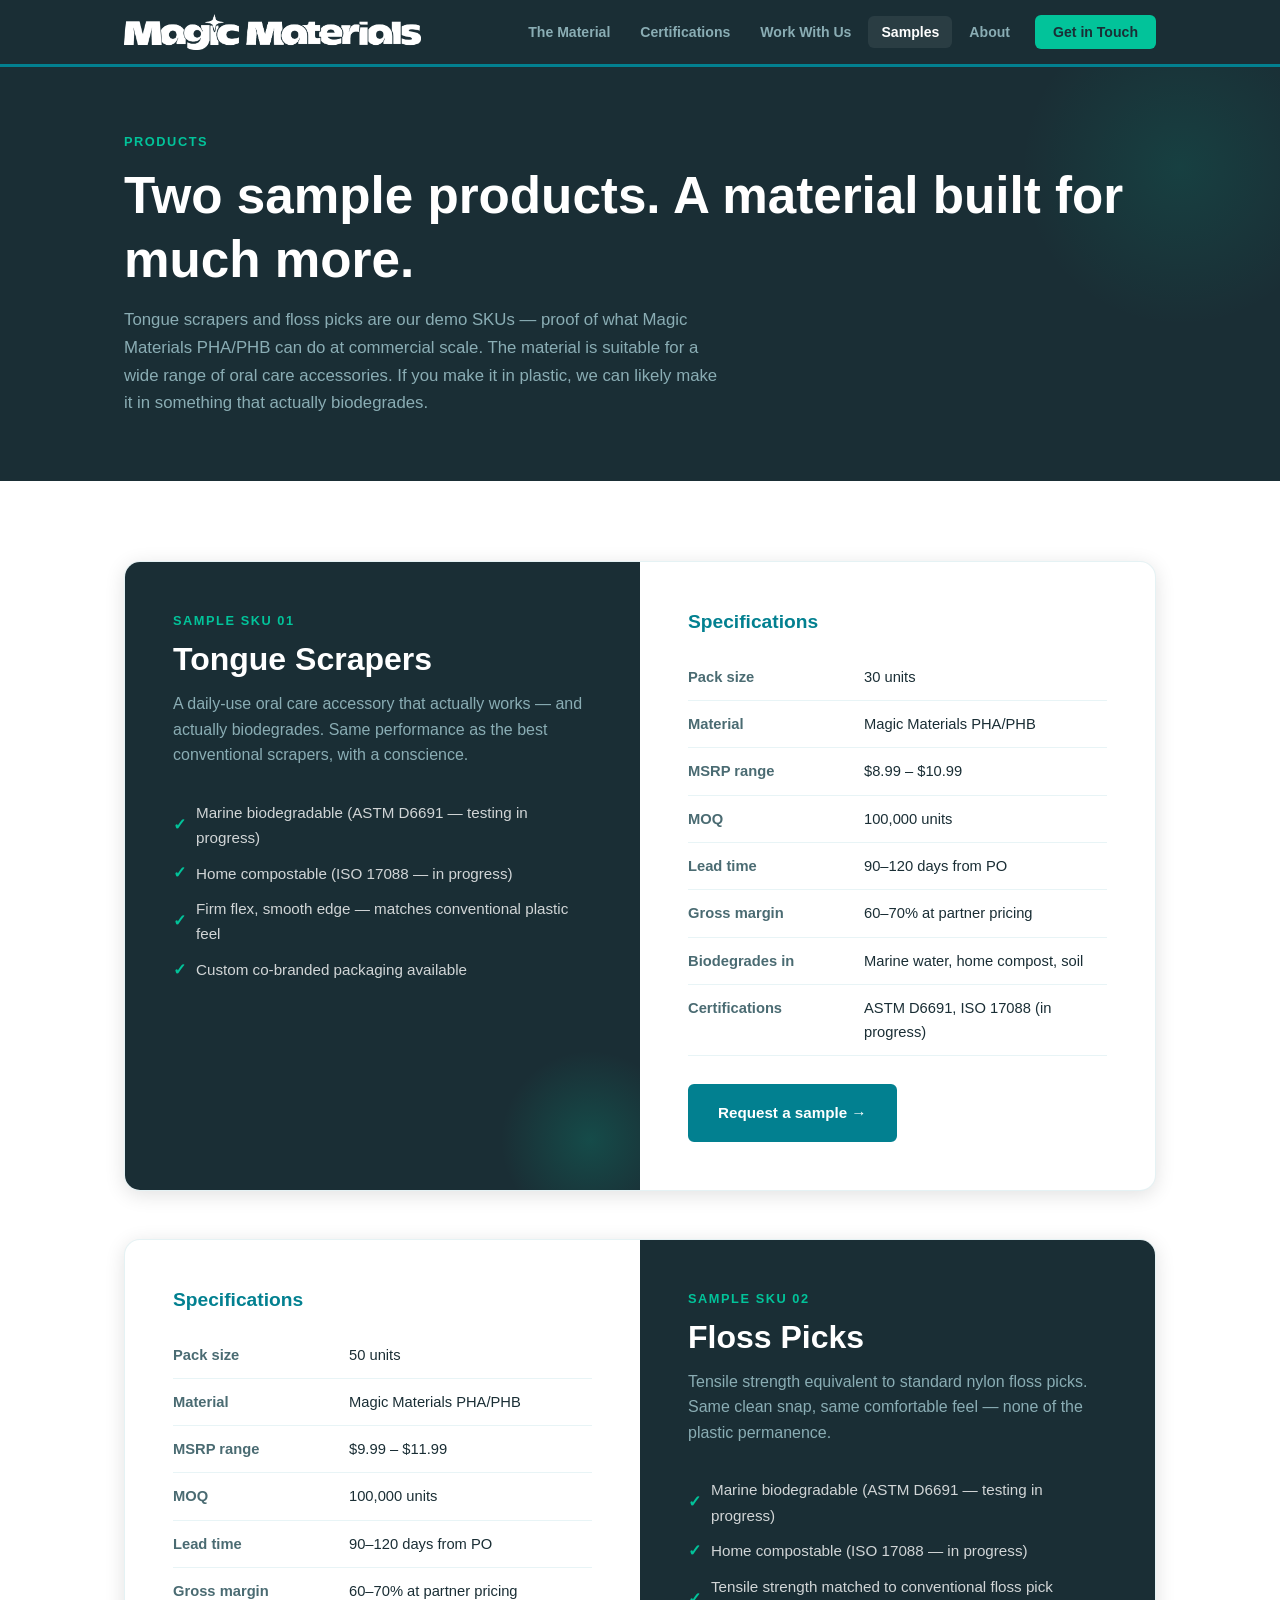
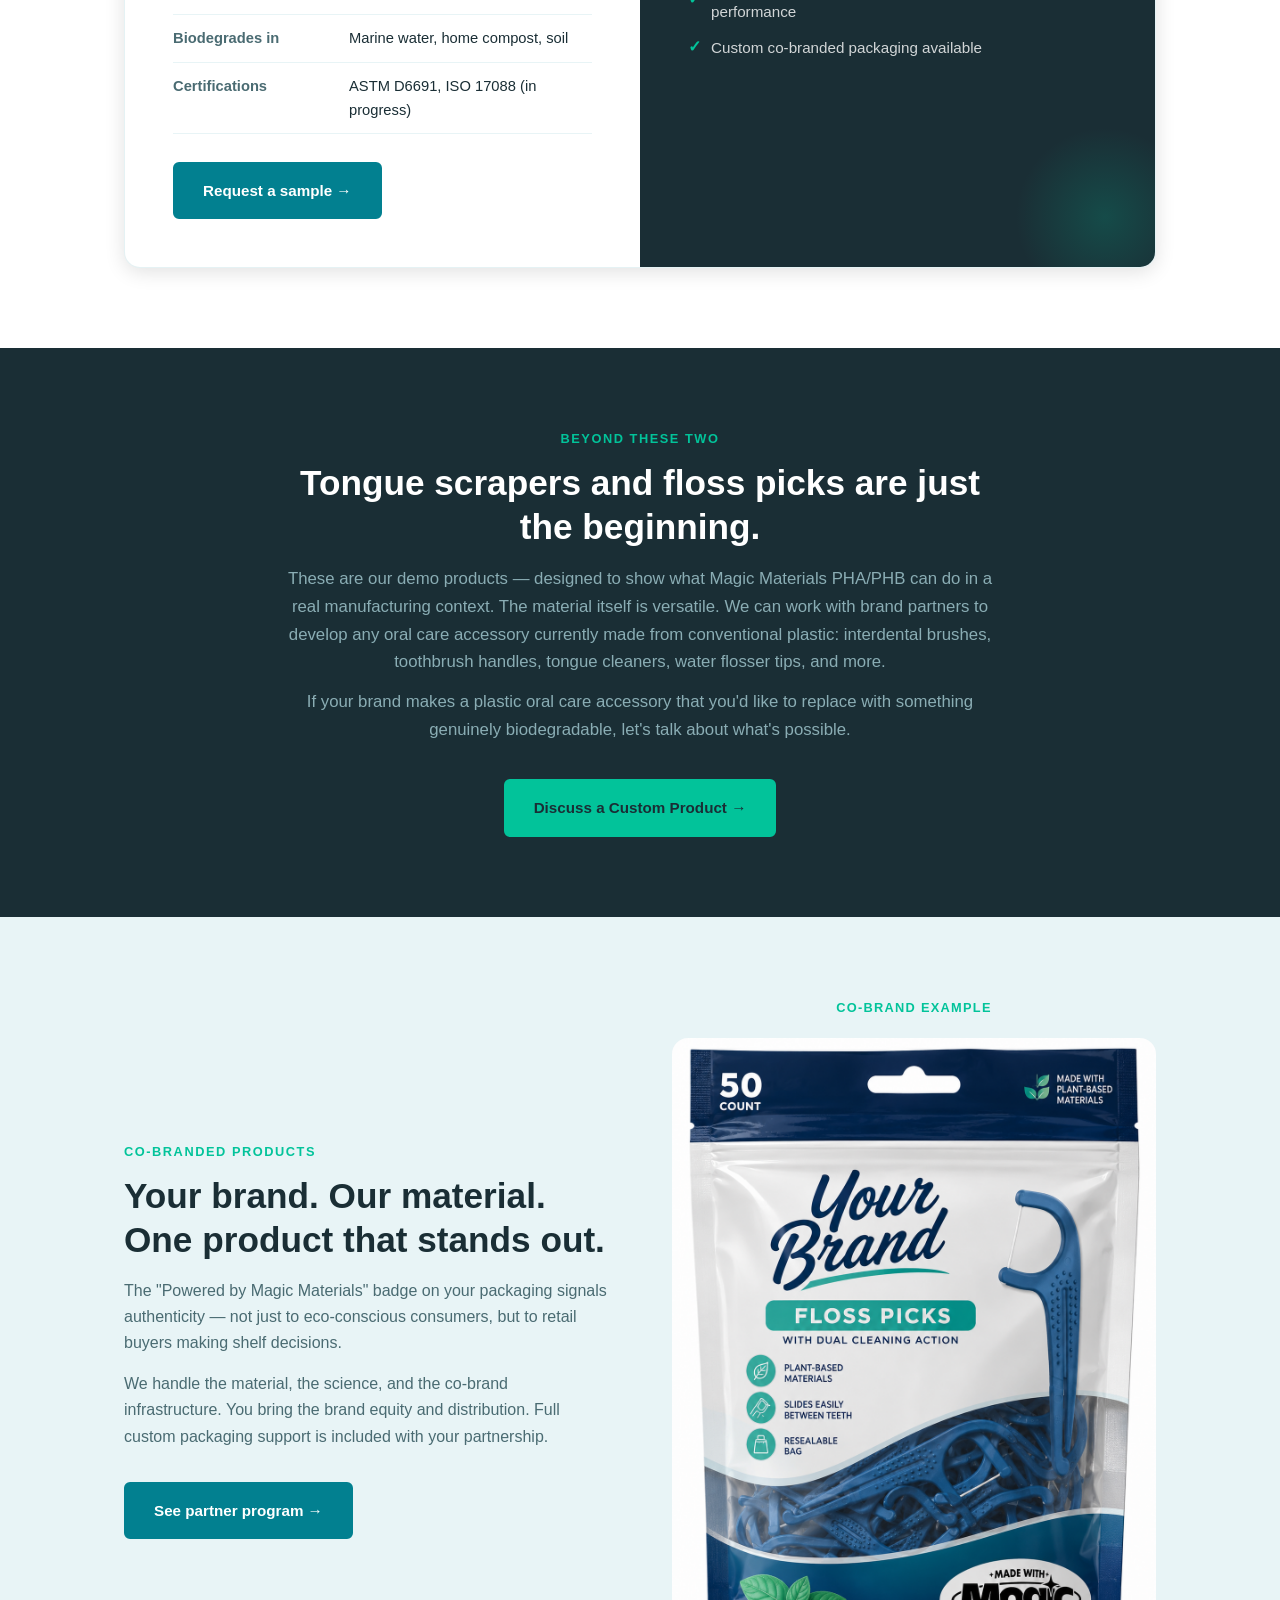
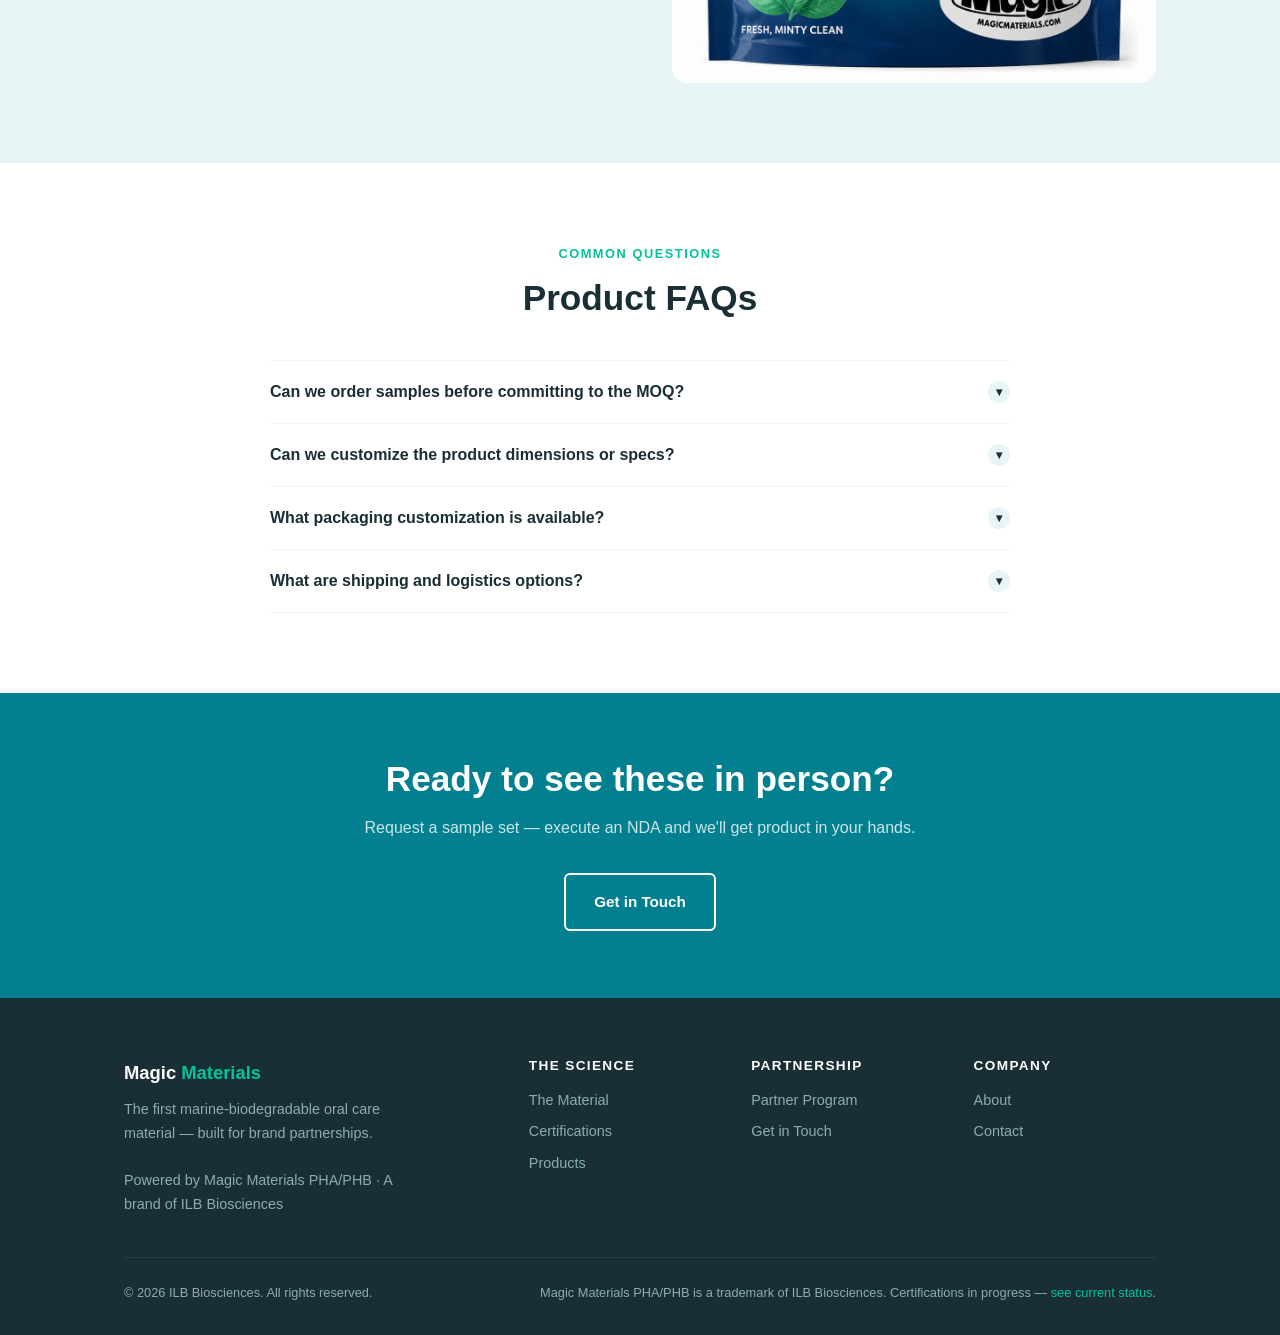
<file: products.html>
<!DOCTYPE html>
<html lang="en">
<head>
  <meta charset="UTF-8">
  <meta name="viewport" content="width=device-width, initial-scale=1.0">
  <title>Products — Magic Materials</title>
  <meta name="description" content="Magic Materials manufactures marine-biodegradable oral care accessories using Magic Materials PHA/PHB. Tongue scrapers and floss picks are our sample SKUs — the material works across a wide range of oral care products.">
  <link rel="stylesheet" href="/css/style.css">
</head>
<body>

<nav id="nav"></nav>

<!-- PAGE HERO -->
<div class="page-hero">
  <div class="container">
    <div class="section-label">Products</div>
    <h1>Two sample products. A material built for much more.</h1>
    <p>Tongue scrapers and floss picks are our demo SKUs — proof of what Magic Materials PHA/PHB can do at commercial scale. The material is suitable for a wide range of oral care accessories. If you make it in plastic, we can likely make it in something that actually biodegrades.</p>
  </div>
</div>

<!-- PRODUCTS -->
<div class="section">
  <div style="display:grid; gap:48px;">

    <!-- TONGUE SCRAPERS -->
    <div class="product-card">
      <div style="display:grid; grid-template-columns:1fr 1fr;">
        <div class="product-card-header" style="padding:48px;">
          <div class="section-label">Sample SKU 01</div>
          <h2 style="font-size:2rem; margin-top:8px;">Tongue Scrapers</h2>
          <p style="color:var(--muted); margin-top:12px; font-size:1rem; line-height:1.6;">A daily-use oral care accessory that actually works — and actually biodegrades. Same performance as the best conventional scrapers, with a conscience.</p>
          <div style="margin-top:32px; display:flex; flex-direction:column; gap:10px;">
            <div style="display:flex; align-items:center; gap:10px;">
              <span style="color:var(--seafoam); font-weight:700;">✓</span>
              <span style="color:rgba(255,255,255,.8); font-size:.95rem;">Marine biodegradable (ASTM D6691 — testing in progress)</span>
            </div>
            <div style="display:flex; align-items:center; gap:10px;">
              <span style="color:var(--seafoam); font-weight:700;">✓</span>
              <span style="color:rgba(255,255,255,.8); font-size:.95rem;">Home compostable (ISO 17088 — in progress)</span>
            </div>
            <div style="display:flex; align-items:center; gap:10px;">
              <span style="color:var(--seafoam); font-weight:700;">✓</span>
              <span style="color:rgba(255,255,255,.8); font-size:.95rem;">Firm flex, smooth edge — matches conventional plastic feel</span>
            </div>
            <div style="display:flex; align-items:center; gap:10px;">
              <span style="color:var(--seafoam); font-weight:700;">✓</span>
              <span style="color:rgba(255,255,255,.8); font-size:.95rem;">Custom co-branded packaging available</span>
            </div>
          </div>
        </div>
        <div class="product-card-body" style="display:flex; flex-direction:column; justify-content:center; padding:48px;">
          <h3 style="margin-bottom:20px; color:var(--teal);">Specifications</h3>
          <div class="spec-row"><span class="spec-label">Pack size</span><span class="spec-value">30 units</span></div>
          <div class="spec-row"><span class="spec-label">Material</span><span class="spec-value">Magic Materials PHA/PHB</span></div>
          <div class="spec-row"><span class="spec-label">MSRP range</span><span class="spec-value">$8.99 – $10.99</span></div>
          <div class="spec-row"><span class="spec-label">MOQ</span><span class="spec-value">100,000 units</span></div>
          <div class="spec-row"><span class="spec-label">Lead time</span><span class="spec-value">90–120 days from PO</span></div>
          <div class="spec-row"><span class="spec-label">Gross margin</span><span class="spec-value">60–70% at partner pricing</span></div>
          <div class="spec-row"><span class="spec-label">Biodegrades in</span><span class="spec-value">Marine water, home compost, soil</span></div>
          <div class="spec-row"><span class="spec-label">Certifications</span><span class="spec-value">ASTM D6691, ISO 17088 (in progress)</span></div>
          <div style="margin-top:28px;">
            <a href="/contact.html" class="btn btn-teal">Request a sample →</a>
          </div>
        </div>
      </div>
    </div>

    <!-- FLOSS PICKS -->
    <div class="product-card">
      <div style="display:grid; grid-template-columns:1fr 1fr;">
        <div class="product-card-body" style="display:flex; flex-direction:column; justify-content:center; padding:48px; order:1;">
          <h3 style="margin-bottom:20px; color:var(--teal);">Specifications</h3>
          <div class="spec-row"><span class="spec-label">Pack size</span><span class="spec-value">50 units</span></div>
          <div class="spec-row"><span class="spec-label">Material</span><span class="spec-value">Magic Materials PHA/PHB</span></div>
          <div class="spec-row"><span class="spec-label">MSRP range</span><span class="spec-value">$9.99 – $11.99</span></div>
          <div class="spec-row"><span class="spec-label">MOQ</span><span class="spec-value">100,000 units</span></div>
          <div class="spec-row"><span class="spec-label">Lead time</span><span class="spec-value">90–120 days from PO</span></div>
          <div class="spec-row"><span class="spec-label">Gross margin</span><span class="spec-value">60–70% at partner pricing</span></div>
          <div class="spec-row"><span class="spec-label">Biodegrades in</span><span class="spec-value">Marine water, home compost, soil</span></div>
          <div class="spec-row"><span class="spec-label">Certifications</span><span class="spec-value">ASTM D6691, ISO 17088 (in progress)</span></div>
          <div style="margin-top:28px;">
            <a href="/contact.html" class="btn btn-teal">Request a sample →</a>
          </div>
        </div>
        <div class="product-card-header" style="padding:48px; order:2;">
          <div class="section-label">Sample SKU 02</div>
          <h2 style="font-size:2rem; margin-top:8px;">Floss Picks</h2>
          <p style="color:var(--muted); margin-top:12px; font-size:1rem; line-height:1.6;">Tensile strength equivalent to standard nylon floss picks. Same clean snap, same comfortable feel — none of the plastic permanence.</p>
          <div style="margin-top:32px; display:flex; flex-direction:column; gap:10px;">
            <div style="display:flex; align-items:center; gap:10px;">
              <span style="color:var(--seafoam); font-weight:700;">✓</span>
              <span style="color:rgba(255,255,255,.8); font-size:.95rem;">Marine biodegradable (ASTM D6691 — testing in progress)</span>
            </div>
            <div style="display:flex; align-items:center; gap:10px;">
              <span style="color:var(--seafoam); font-weight:700;">✓</span>
              <span style="color:rgba(255,255,255,.8); font-size:.95rem;">Home compostable (ISO 17088 — in progress)</span>
            </div>
            <div style="display:flex; align-items:center; gap:10px;">
              <span style="color:var(--seafoam); font-weight:700;">✓</span>
              <span style="color:rgba(255,255,255,.8); font-size:.95rem;">Tensile strength matched to conventional floss pick performance</span>
            </div>
            <div style="display:flex; align-items:center; gap:10px;">
              <span style="color:var(--seafoam); font-weight:700;">✓</span>
              <span style="color:rgba(255,255,255,.8); font-size:.95rem;">Custom co-branded packaging available</span>
            </div>
          </div>
        </div>
      </div>
    </div>

  </div>
</div>

<!-- BEYOND THESE TWO -->
<div class="section-dark">
  <div class="section">
    <div class="text-center" style="max-width:720px; margin:0 auto;">
      <div class="section-label">Beyond These Two</div>
      <h2 style="color:white;">Tongue scrapers and floss picks are just the beginning.</h2>
      <p style="color:var(--muted); margin-top:16px; font-size:1.05rem;">These are our demo products — designed to show what Magic Materials PHA/PHB can do in a real manufacturing context. The material itself is versatile. We can work with brand partners to develop any oral care accessory currently made from conventional plastic: interdental brushes, toothbrush handles, tongue cleaners, water flosser tips, and more.</p>
      <p style="color:var(--muted); margin-top:12px; font-size:1.05rem;">If your brand makes a plastic oral care accessory that you'd like to replace with something genuinely biodegradable, let's talk about what's possible.</p>
      <div style="margin-top:36px;">
        <a href="/contact.html" class="btn btn-primary">Discuss a Custom Product →</a>
      </div>
    </div>
  </div>
</div>

<!-- CO-BRAND PACKAGING -->
<div class="section-alt">
  <div class="section">
    <div class="grid-2" style="align-items:center; gap:64px;">
      <div>
        <div class="section-label">Co-Branded Products</div>
        <h2>Your brand. Our material. One product that stands out.</h2>
        <p style="margin-top:16px;">The "Powered by Magic Materials" badge on your packaging signals authenticity — not just to eco-conscious consumers, but to retail buyers making shelf decisions.</p>
        <p style="margin-top:14px;">We handle the material, the science, and the co-brand infrastructure. You bring the brand equity and distribution. Full custom packaging support is included with your partnership.</p>
        <div style="margin-top:32px;">
          <a href="/partners.html" class="btn btn-teal">See partner program →</a>
        </div>
      </div>
      <div style="text-align:center;">
        <p style="color:var(--seafoam); font-size:.8rem; font-weight:700; text-transform:uppercase; letter-spacing:.1em; margin-bottom:20px;">Co-Brand Example</p>
        <img src="/img/Your Brand Floss Picks.png" alt="Co-branded floss picks packaging example" style="max-width:100%; border-radius:var(--radius-lg);">
      </div>
    </div>
  </div>
</div>

<!-- FAQ -->
<div class="section">
  <div class="text-center">
    <div class="section-label">Common Questions</div>
    <h2>Product FAQs</h2>
  </div>
  <div style="max-width:740px; margin:40px auto 0;" class="faq">
    <div class="faq-item">
      <button class="faq-q">Can we order samples before committing to the MOQ? <span class="chevron">▾</span></button>
      <div class="faq-a">Yes. Physical samples are available to prospective partners who have executed an NDA and are in active discussion. Samples represent production-spec product; packaging may be generic for sample sets.</div>
    </div>
    <div class="faq-item">
      <button class="faq-q">Can we customize the product dimensions or specs? <span class="chevron">▾</span></button>
      <div class="faq-a">Yes, within the parameters of the Magic Materials PHA/PHB tooling. Product specification — dimensions, flex, surface finish — can be adjusted. Full customization details are available after NDA execution.</div>
    </div>
    <div class="faq-item">
      <button class="faq-q">What packaging customization is available? <span class="chevron">▾</span></button>
      <div class="faq-a">Packaging is fully custom — your brand, your design. The "Powered by Magic Materials" badge is included per the co-brand license. We work with your design team on badge placement and co-brand guidelines.</div>
    </div>
    <div class="faq-item">
      <button class="faq-q">What are shipping and logistics options? <span class="chevron">▾</span></button>
      <div class="faq-a">Products ship FOB from our China manufacturing facility. We can assist with freight forwarding, import documentation, and US customs clearance. Landed cost estimates are available after NDA execution.</div>
    </div>
  </div>
</div>

<!-- CTA -->
<div style="background:var(--teal); padding:64px 24px;">
  <div class="container text-center">
    <h2 style="color:white; margin-bottom:14px;">Ready to see these in person?</h2>
    <p style="color:rgba(255,255,255,.8); margin-bottom:32px;">Request a sample set — execute an NDA and we'll get product in your hands.</p>
    <a href="/contact.html" class="btn btn-outline">Get in Touch</a>
  </div>
</div>

<footer id="footer"></footer>
<script src="/js/components.js"></script>
</body>
</html>
</file>
<file: css/style.css>
/* ============================================================
   Magic Materials — Main Stylesheet
   ============================================================ */

/* ── Variables ──────────────────────────────────────────── */
:root {
  --dark:    #1A2E35;
  --teal:    #028090;
  --seafoam: #02C39A;
  --light:   #E8F4F6;
  --mid:     #4A6B72;
  --muted:   #8AADB4;
  --white:   #FFFFFF;
  --red:     #E05A4B;

  --font-head: 'Trebuchet MS', Tahoma, Geneva, sans-serif;
  --font-body: -apple-system, BlinkMacSystemFont, 'Segoe UI', Roboto, Oxygen, sans-serif;

  --radius-sm: 6px;
  --radius:    10px;
  --radius-lg: 16px;

  --shadow-sm: 0 2px 8px rgba(0,0,0,.08);
  --shadow:    0 4px 20px rgba(0,0,0,.12);
  --shadow-lg: 0 8px 32px rgba(0,0,0,.16);

  --transition: .2s ease;
  --max-w: 1080px;
}

/* ── Reset ──────────────────────────────────────────────── */
*, *::before, *::after { box-sizing: border-box; margin: 0; padding: 0; }
html { scroll-behavior: smooth; }
body {
  font-family: var(--font-body);
  font-size: 16px;
  color: var(--dark);
  background: var(--white);
  line-height: 1.65;
}
img { max-width: 100%; display: block; }
a { color: var(--teal); text-decoration: none; transition: color var(--transition); }
a:hover { color: var(--seafoam); }
ul { list-style: none; }

/* ── Typography ─────────────────────────────────────────── */
h1,h2,h3,h4,h5 {
  font-family: var(--font-head);
  line-height: 1.25;
  color: var(--dark);
}
h1 { font-size: clamp(2rem, 5vw, 3.2rem); }
h2 { font-size: clamp(1.5rem, 3.5vw, 2.2rem); }
h3 { font-size: 1.2rem; }
p  { color: var(--mid); }

/* ── Layout helpers ─────────────────────────────────────── */
.container {
  max-width: var(--max-w);
  margin: 0 auto;
  padding: 0 24px;
}
.section {
  padding: 80px 24px;
  max-width: var(--max-w);
  margin: 0 auto;
}
.section-alt {
  background: var(--light);
  padding: 80px 0;
}
.section-alt .section { padding-top: 0; padding-bottom: 0; }
.section-dark {
  background: var(--dark);
  padding: 80px 0;
}
.section-dark .section { padding-top: 0; padding-bottom: 0; }
.section-dark h2, .section-dark h3 { color: var(--white); }
.section-dark p { color: var(--muted); }

.section-label {
  text-transform: uppercase;
  letter-spacing: .12em;
  font-size: .8rem;
  font-weight: 700;
  color: var(--seafoam);
  margin-bottom: 12px;
}
.section-intro {
  max-width: 640px;
  font-size: 1.05rem;
  margin-top: 16px;
  color: var(--mid);
}
.text-center { text-align: center; }
.text-center .section-intro { margin: 16px auto 0; }

/* ── Grid helpers ───────────────────────────────────────── */
.grid-2 { display: grid; grid-template-columns: 1fr 1fr; gap: 32px; }
.grid-3 { display: grid; grid-template-columns: repeat(3, 1fr); gap: 28px; }
.grid-4 { display: grid; grid-template-columns: repeat(4, 1fr); gap: 24px; }
@media(max-width:900px){ .grid-4 { grid-template-columns: 1fr 1fr; } }
@media(max-width:700px){
  .grid-2, .grid-3, .grid-4 { grid-template-columns: 1fr; }
}

/* ── Buttons ────────────────────────────────────────────── */
.btn {
  display: inline-block;
  padding: 14px 28px;
  border-radius: var(--radius-sm);
  font-family: var(--font-head);
  font-size: .95rem;
  font-weight: 700;
  cursor: pointer;
  transition: all var(--transition);
  border: 2px solid transparent;
  text-align: center;
}
.btn-primary {
  background: var(--seafoam);
  color: var(--dark);
  border-color: var(--seafoam);
}
.btn-primary:hover {
  background: transparent;
  color: var(--seafoam);
}
.btn-outline {
  background: transparent;
  color: var(--white);
  border-color: var(--white);
}
.btn-outline:hover {
  background: var(--white);
  color: var(--dark);
}
.btn-teal {
  background: var(--teal);
  color: var(--white);
  border-color: var(--teal);
}
.btn-teal:hover {
  background: transparent;
  color: var(--teal);
}

/* ── Navigation ─────────────────────────────────────────── */
#nav {
  position: sticky;
  top: 0;
  z-index: 1000;
  background: var(--dark);
  border-bottom: 3px solid var(--teal);
}
.nav-inner {
  display: flex;
  align-items: center;
  justify-content: space-between;
  max-width: var(--max-w);
  margin: 0 auto;
  padding: 0 24px;
  height: 64px;
}
.nav-logo {
  font-family: var(--font-head);
  font-size: 1.25rem;
  font-weight: 700;
  color: var(--white) !important;
  letter-spacing: .02em;
}
.nav-logo span { color: var(--seafoam); }
.nav-logo-img { height: 36px; width: auto; display: block; }
.nav-links {
  display: flex;
  align-items: center;
  gap: 4px;
}
.nav-link {
  padding: 8px 13px;
  border-radius: var(--radius-sm);
  font-size: .88rem;
  font-weight: 600;
  color: var(--muted) !important;
  transition: all var(--transition);
}
.nav-link:hover, .nav-link.active {
  color: var(--white) !important;
  background: rgba(255,255,255,.07);
}
.nav-cta {
  margin-left: 8px;
  padding: 9px 18px;
  background: var(--seafoam);
  color: var(--dark) !important;
  border-radius: var(--radius-sm);
  font-size: .88rem;
  font-weight: 700;
}
.nav-cta:hover {
  background: #03d9ab;
  color: var(--dark) !important;
}
/* Hamburger */
.nav-toggle {
  display: none;
  background: none;
  border: none;
  cursor: pointer;
  flex-direction: column;
  gap: 5px;
  padding: 6px;
}
.nav-toggle span {
  display: block;
  width: 24px;
  height: 2px;
  background: var(--white);
  border-radius: 2px;
  transition: all var(--transition);
}
@media(max-width:760px){
  .nav-toggle { display: flex; }
  .nav-links {
    display: none;
    position: absolute;
    top: 64px;
    left: 0; right: 0;
    background: var(--dark);
    flex-direction: column;
    padding: 16px 24px 24px;
    gap: 4px;
    border-bottom: 3px solid var(--teal);
  }
  .nav-links.open { display: flex; }
  .nav-link, .nav-cta { width: 100%; text-align: left; }
  .nav-cta { margin-left: 0; }
}

/* ── Footer ─────────────────────────────────────────────── */
#footer {
  background: var(--dark);
  border-top: 3px solid var(--teal);
  padding: 60px 24px 32px;
}
.footer-inner {
  max-width: var(--max-w);
  margin: 0 auto;
  display: grid;
  grid-template-columns: 2fr 1fr 1fr 1fr;
  gap: 40px;
}
.footer-brand p {
  color: var(--muted);
  font-size: .9rem;
  margin-top: 10px;
  max-width: 280px;
}
.footer-logo {
  font-family: var(--font-head);
  font-size: 1.15rem;
  font-weight: 700;
  color: var(--white);
}
.footer-logo span { color: var(--seafoam); }
.footer-col h4 {
  color: var(--white);
  font-size: .85rem;
  text-transform: uppercase;
  letter-spacing: .1em;
  margin-bottom: 14px;
}
.footer-col a {
  display: block;
  color: var(--muted);
  font-size: .9rem;
  margin-bottom: 8px;
  transition: color var(--transition);
}
.footer-col a:hover { color: var(--seafoam); }
.footer-bottom {
  max-width: var(--max-w);
  margin: 40px auto 0;
  padding-top: 24px;
  border-top: 1px solid rgba(255,255,255,.08);
  display: flex;
  justify-content: space-between;
  align-items: center;
  font-size: .8rem;
  color: var(--muted);
  flex-wrap: wrap;
  gap: 8px;
}
@media(max-width:760px){
  .footer-inner { grid-template-columns: 1fr 1fr; }
  .footer-brand { grid-column: 1/-1; }
}
@media(max-width:480px){
  .footer-inner { grid-template-columns: 1fr; }
}

/* ── Hero (homepage) ────────────────────────────────────── */
.hero {
  background: var(--dark);
  position: relative;
  overflow: hidden;
  padding: 100px 24px 96px;
}
.hero::before {
  content: '';
  position: absolute;
  top: -80px; right: -80px;
  width: 520px; height: 520px;
  border-radius: 50%;
  background: radial-gradient(circle, rgba(2,192,154,.14) 0%, transparent 70%);
  pointer-events: none;
}
.hero::after {
  content: '';
  position: absolute;
  bottom: -120px; right: 80px;
  width: 360px; height: 360px;
  border-radius: 50%;
  background: radial-gradient(circle, rgba(2,128,144,.18) 0%, transparent 70%);
  pointer-events: none;
}
.hero-inner {
  max-width: var(--max-w);
  margin: 0 auto;
  position: relative;
  z-index: 1;
}
.hero-eyebrow {
  display: inline-block;
  background: rgba(2,195,154,.15);
  color: var(--seafoam);
  border: 1px solid rgba(2,195,154,.3);
  border-radius: 100px;
  padding: 6px 16px;
  font-size: .82rem;
  font-weight: 700;
  letter-spacing: .1em;
  text-transform: uppercase;
  margin-bottom: 24px;
}
.hero h1 {
  color: var(--white);
  max-width: 680px;
  margin-bottom: 22px;
}
.hero h1 span { color: var(--seafoam); }
.hero-sub {
  color: var(--muted);
  font-size: 1.1rem;
  max-width: 540px;
  margin-bottom: 36px;
}
.hero-actions { display: flex; gap: 16px; flex-wrap: wrap; }
.hero-divider {
  margin-top: 72px;
  padding-top: 48px;
  border-top: 1px solid rgba(255,255,255,.08);
  display: flex;
  gap: 48px;
  flex-wrap: wrap;
}
.hero-stat-num {
  font-family: var(--font-head);
  font-size: 2.2rem;
  font-weight: 700;
  color: var(--seafoam);
  display: block;
}
.hero-stat-label { color: var(--muted); font-size: .88rem; }

/* ── Page hero (inner pages) ────────────────────────────── */
.page-hero {
  background: var(--dark);
  padding: 64px 24px;
  position: relative;
  overflow: hidden;
}
.page-hero::before {
  content: '';
  position: absolute;
  top: -60px; right: -60px;
  width: 320px; height: 320px;
  border-radius: 50%;
  background: radial-gradient(circle, rgba(2,192,154,.12) 0%, transparent 70%);
}
.page-hero .container { position: relative; z-index: 1; }
.page-hero h1 { color: var(--white); margin-top: 10px; }
.page-hero p  { color: var(--muted); font-size: 1.05rem; margin-top: 14px; max-width: 600px; }

/* ── Cards ──────────────────────────────────────────────── */
.card {
  background: var(--white);
  border-radius: var(--radius);
  box-shadow: var(--shadow-sm);
  padding: 32px;
  border: 1px solid rgba(2,128,144,.1);
  transition: box-shadow var(--transition), transform var(--transition);
}
.card:hover {
  box-shadow: var(--shadow);
  transform: translateY(-2px);
}
.card-accent {
  border-top: 4px solid var(--teal);
}
.card-icon {
  width: 48px; height: 48px;
  background: var(--light);
  border-radius: 10px;
  display: flex; align-items: center; justify-content: center;
  font-size: 1.4rem;
  margin-bottom: 18px;
}
.card h3 { margin-bottom: 10px; }
.card p  { font-size: .95rem; }

/* ── Feature list (icon + text rows) ───────────────────── */
.feature-list { display: flex; flex-direction: column; gap: 20px; }
.feature-item { display: flex; gap: 16px; align-items: flex-start; }
.feature-dot {
  width: 10px; height: 10px;
  background: var(--seafoam);
  border-radius: 50%;
  margin-top: 7px;
  flex-shrink: 0;
}
.feature-item h4 { font-size: 1rem; margin-bottom: 4px; }
.feature-item p  { font-size: .92rem; }

/* ── Stat row ───────────────────────────────────────────── */
.stat-row { display: flex; gap: 40px; flex-wrap: wrap; margin-top: 40px; }
.stat-block { text-align: center; }
.stat-num {
  font-family: var(--font-head);
  font-size: 2.8rem;
  font-weight: 700;
  color: var(--seafoam);
  display: block;
  line-height: 1;
}
.stat-label { color: var(--mid); font-size: .88rem; margin-top: 6px; display: block; }

/* ── Tables ─────────────────────────────────────────────── */
.data-table {
  width: 100%;
  border-collapse: collapse;
  font-size: .92rem;
  border-radius: var(--radius);
  overflow: hidden;
  box-shadow: var(--shadow-sm);
}
.data-table th {
  background: var(--dark);
  color: var(--white);
  padding: 14px 18px;
  text-align: left;
  font-family: var(--font-head);
  font-size: .82rem;
  letter-spacing: .06em;
  text-transform: uppercase;
}
.data-table th.teal { background: var(--teal); }
.data-table td {
  padding: 13px 18px;
  color: var(--mid);
  border-bottom: 1px solid var(--light);
}
.data-table tr:nth-child(even) td { background: var(--light); }
.data-table tr:last-child td { border-bottom: none; }
.data-table td:first-child { color: var(--dark); font-weight: 600; }
.check  { color: var(--seafoam); font-weight: 700; font-size: 1.1rem; }
.cross  { color: var(--red); font-size: 1.1rem; }
.badge-progress {
  display: inline-block;
  background: rgba(245,166,35,.15);
  color: #b8840f;
  border: 1px solid rgba(245,166,35,.4);
  border-radius: 100px;
  padding: 3px 10px;
  font-size: .78rem;
  font-weight: 700;
}
.badge-good {
  display: inline-block;
  background: rgba(2,195,154,.12);
  color: #017a58;
  border: 1px solid rgba(2,195,154,.35);
  border-radius: 100px;
  padding: 3px 10px;
  font-size: .78rem;
  font-weight: 700;
}

/* ── Process steps ──────────────────────────────────────── */
.steps { display: grid; grid-template-columns: repeat(3,1fr); gap: 28px; }
.step {
  background: var(--white);
  border-radius: var(--radius);
  overflow: hidden;
  box-shadow: var(--shadow-sm);
  border: 1px solid rgba(2,128,144,.08);
}
.step-header {
  background: var(--teal);
  color: var(--white);
  padding: 14px 22px;
  font-family: var(--font-head);
  font-weight: 700;
  font-size: .95rem;
  display: flex;
  align-items: center;
  gap: 12px;
}
.step-num {
  width: 28px; height: 28px;
  background: rgba(255,255,255,.2);
  border-radius: 50%;
  display: flex; align-items: center; justify-content: center;
  font-size: .8rem;
  font-weight: 700;
  flex-shrink: 0;
}
.step-body { padding: 22px; }
.step-body p { font-size: .92rem; }
@media(max-width:700px){ .steps { grid-template-columns: 1fr; } }

/* ── Callout box ────────────────────────────────────────── */
.callout {
  background: var(--teal);
  border-radius: var(--radius);
  padding: 36px 40px;
  color: var(--white);
}
.callout h3 { color: var(--white); font-size: 1.3rem; margin-bottom: 10px; }
.callout p  { color: rgba(255,255,255,.8); }
.callout-dark {
  background: var(--dark);
  border-left: 5px solid var(--seafoam);
}

/* ── Product card ───────────────────────────────────────── */
.product-card {
  background: var(--white);
  border-radius: var(--radius-lg);
  box-shadow: var(--shadow);
  overflow: hidden;
  border: 1px solid rgba(2,128,144,.1);
}
.product-card-header {
  background: var(--dark);
  padding: 40px 36px 32px;
  position: relative;
  overflow: hidden;
}
.product-card-header::after {
  content: '';
  position: absolute;
  bottom: -40px; right: -40px;
  width: 180px; height: 180px;
  border-radius: 50%;
  background: radial-gradient(circle, rgba(2,192,154,.2) 0%, transparent 70%);
}
.product-card-header h2 { color: var(--white); }
.product-card-header .section-label { margin-bottom: 8px; }
.product-card-body { padding: 36px; }
.spec-row {
  display: flex;
  padding: 11px 0;
  border-bottom: 1px solid var(--light);
  font-size: .92rem;
  gap: 16px;
}
.spec-row:last-child { border-bottom: none; }
.spec-label { color: var(--mid); font-weight: 600; min-width: 160px; flex-shrink: 0; }
.spec-value { color: var(--dark); }

/* ── Comparison pill ────────────────────────────────────── */
.pill-row { display: flex; gap: 10px; flex-wrap: wrap; margin-top: 8px; }
.pill {
  padding: 5px 14px;
  border-radius: 100px;
  font-size: .82rem;
  font-weight: 700;
}
.pill-green { background: rgba(2,195,154,.12); color: #017a58; border: 1px solid rgba(2,195,154,.3); }
.pill-red   { background: rgba(224,90,75,.1);  color: #a33; border: 1px solid rgba(224,90,75,.25); }
.pill-amber { background: rgba(245,166,35,.12); color: #8a5e00; border: 1px solid rgba(245,166,35,.3); }

/* ── Certification status table ─────────────────────────── */
.cert-grid {
  display: grid;
  grid-template-columns: repeat(2,1fr);
  gap: 20px;
  margin-top: 32px;
}
.cert-card {
  background: var(--white);
  border-radius: var(--radius);
  padding: 24px 28px;
  box-shadow: var(--shadow-sm);
  border-left: 5px solid var(--teal);
}
.cert-card h4 { font-size: 1rem; margin-bottom: 6px; }
.cert-card .standard { font-size: .82rem; color: var(--muted); margin-bottom: 10px; }
.cert-card p { font-size: .9rem; }
@media(max-width:640px){ .cert-grid { grid-template-columns: 1fr; } }

/* ── FAQ accordion ──────────────────────────────────────── */
.faq { border-top: 1px solid var(--light); }
.faq-item { border-bottom: 1px solid var(--light); }
.faq-q {
  width: 100%;
  text-align: left;
  background: none;
  border: none;
  padding: 20px 0;
  font-family: var(--font-head);
  font-size: 1rem;
  font-weight: 700;
  color: var(--dark);
  cursor: pointer;
  display: flex;
  justify-content: space-between;
  align-items: center;
  gap: 16px;
}
.faq-q:hover { color: var(--teal); }
.faq-q .chevron {
  width: 22px; height: 22px;
  border-radius: 50%;
  background: var(--light);
  display: flex; align-items: center; justify-content: center;
  flex-shrink: 0;
  transition: transform var(--transition), background var(--transition);
  font-size: .75rem;
}
.faq-q.open .chevron { transform: rotate(180deg); background: var(--teal); color: white; }
.faq-a {
  display: none;
  padding-bottom: 20px;
  color: var(--mid);
  font-size: .95rem;
  line-height: 1.7;
}
.faq-a.open { display: block; }

/* ── About founder card ─────────────────────────────────── */
.founder-card {
  background: var(--white);
  border-radius: var(--radius-lg);
  box-shadow: var(--shadow);
  overflow: hidden;
  display: grid;
  grid-template-columns: 280px 1fr;
  border: 1px solid rgba(2,128,144,.1);
}
.founder-left {
  background: var(--dark);
  padding: 40px 32px;
  display: flex;
  flex-direction: column;
  align-items: center;
  justify-content: center;
  gap: 16px;
}
.founder-avatar {
  width: 96px; height: 96px;
  background: var(--teal);
  border-radius: 50%;
  display: flex; align-items: center; justify-content: center;
  font-family: var(--font-head);
  font-size: 2rem;
  font-weight: 700;
  color: var(--white);
}
.founder-name { color: var(--white); font-size: 1.2rem; text-align: center; }
.founder-title { color: var(--muted); font-size: .85rem; text-align: center; }
.founder-right { padding: 40px; }
.founder-right h3 { margin-bottom: 14px; }
.founder-cred {
  display: flex;
  align-items: flex-start;
  gap: 10px;
  margin-bottom: 12px;
}
.founder-cred-dot {
  width: 6px; height: 6px;
  background: var(--seafoam);
  border-radius: 50%;
  margin-top: 8px;
  flex-shrink: 0;
}
.founder-cred p { font-size: .92rem; }
@media(max-width:700px){
  .founder-card { grid-template-columns: 1fr; }
  .founder-left { padding: 32px; }
}

/* ── Contact ────────────────────────────────────────────── */
.contact-methods { display: grid; grid-template-columns: 1fr 1fr; gap: 24px; margin-top: 36px; }
.contact-method {
  background: var(--white);
  border-radius: var(--radius);
  padding: 32px 32px 28px;
  box-shadow: var(--shadow-sm);
  border: 1px solid rgba(2,128,144,.1);
  display: flex;
  flex-direction: column;
  transition: box-shadow var(--transition);
}
.contact-method:hover { box-shadow: var(--shadow); }
.contact-icon {
  width: 52px; height: 52px;
  background: var(--light);
  border-radius: 12px;
  display: flex; align-items: center; justify-content: center;
  font-size: 1.5rem;
  margin-bottom: 18px;
  flex-shrink: 0;
}
.contact-method h3 { margin-bottom: 10px; font-size: 1.1rem; }
.contact-method h4 { margin-bottom: 4px; }
.contact-method p { font-size: .9rem; color: var(--mid); line-height: 1.65; }
@media(max-width:640px){ .contact-methods { grid-template-columns: 1fr; } }

/* ── Form (placeholder) ─────────────────────────────────── */
.form-group { margin-bottom: 20px; }
.form-group label {
  display: block;
  font-weight: 600;
  margin-bottom: 6px;
  font-size: .9rem;
  color: var(--dark);
}
.form-group input,
.form-group select,
.form-group textarea {
  width: 100%;
  padding: 12px 16px;
  border: 1.5px solid #d0dee2;
  border-radius: var(--radius-sm);
  font-family: var(--font-body);
  font-size: .95rem;
  color: var(--dark);
  background: var(--white);
  transition: border-color var(--transition);
  resize: vertical;
}
.form-group input:focus,
.form-group select:focus,
.form-group textarea:focus {
  outline: none;
  border-color: var(--teal);
  box-shadow: 0 0 0 3px rgba(2,128,144,.1);
}

/* ── Misc ───────────────────────────────────────────────── */
.divider { height: 1px; background: var(--light); margin: 0; }
.highlight { color: var(--teal); }
.tag {
  display: inline-block;
  background: var(--light);
  color: var(--mid);
  border-radius: 4px;
  padding: 3px 9px;
  font-size: .78rem;
  font-weight: 600;
  margin-right: 6px;
  margin-bottom: 4px;
}
.wsu-badge {
  display: flex;
  align-items: center;
  gap: 12px;
  background: var(--light);
  border-radius: var(--radius);
  padding: 16px 20px;
  margin-top: 24px;
  border-left: 4px solid var(--teal);
  font-size: .9rem;
  color: var(--mid);
}
.wsu-badge strong { color: var(--dark); }
</file>
